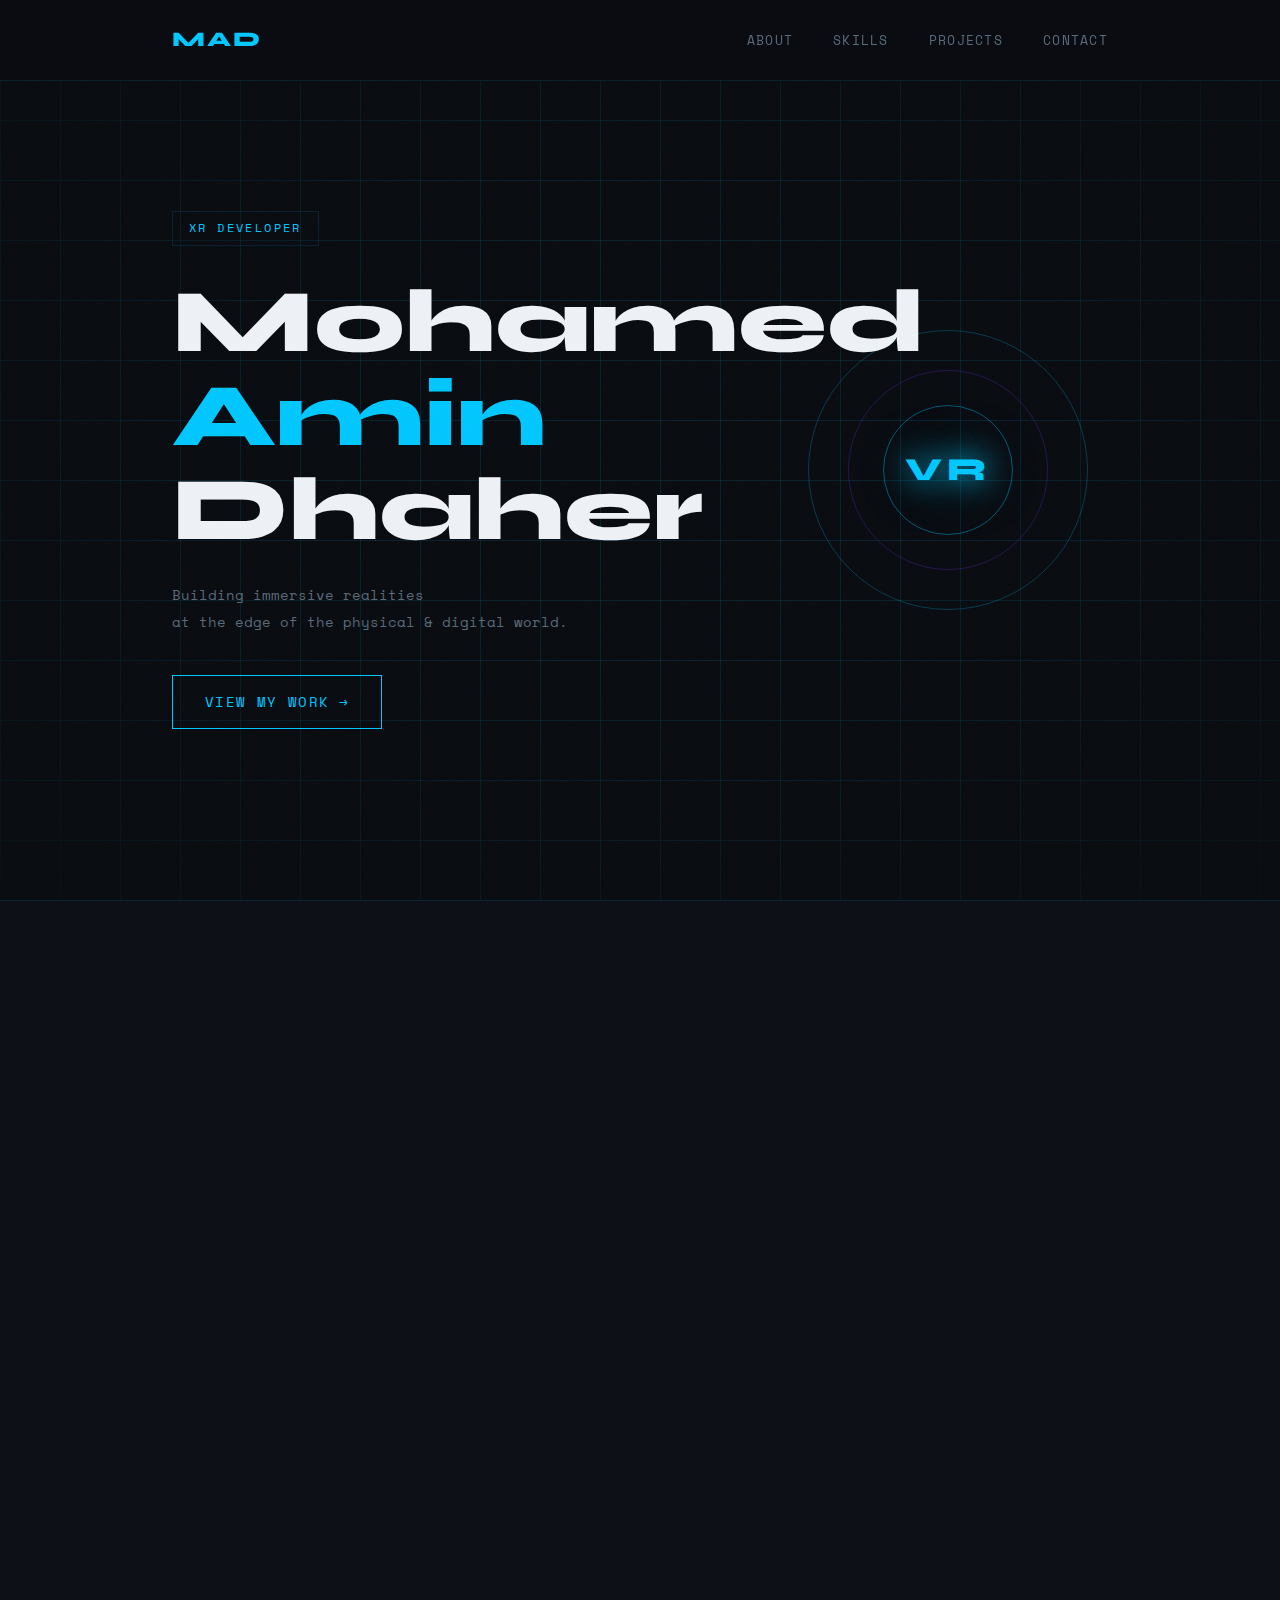
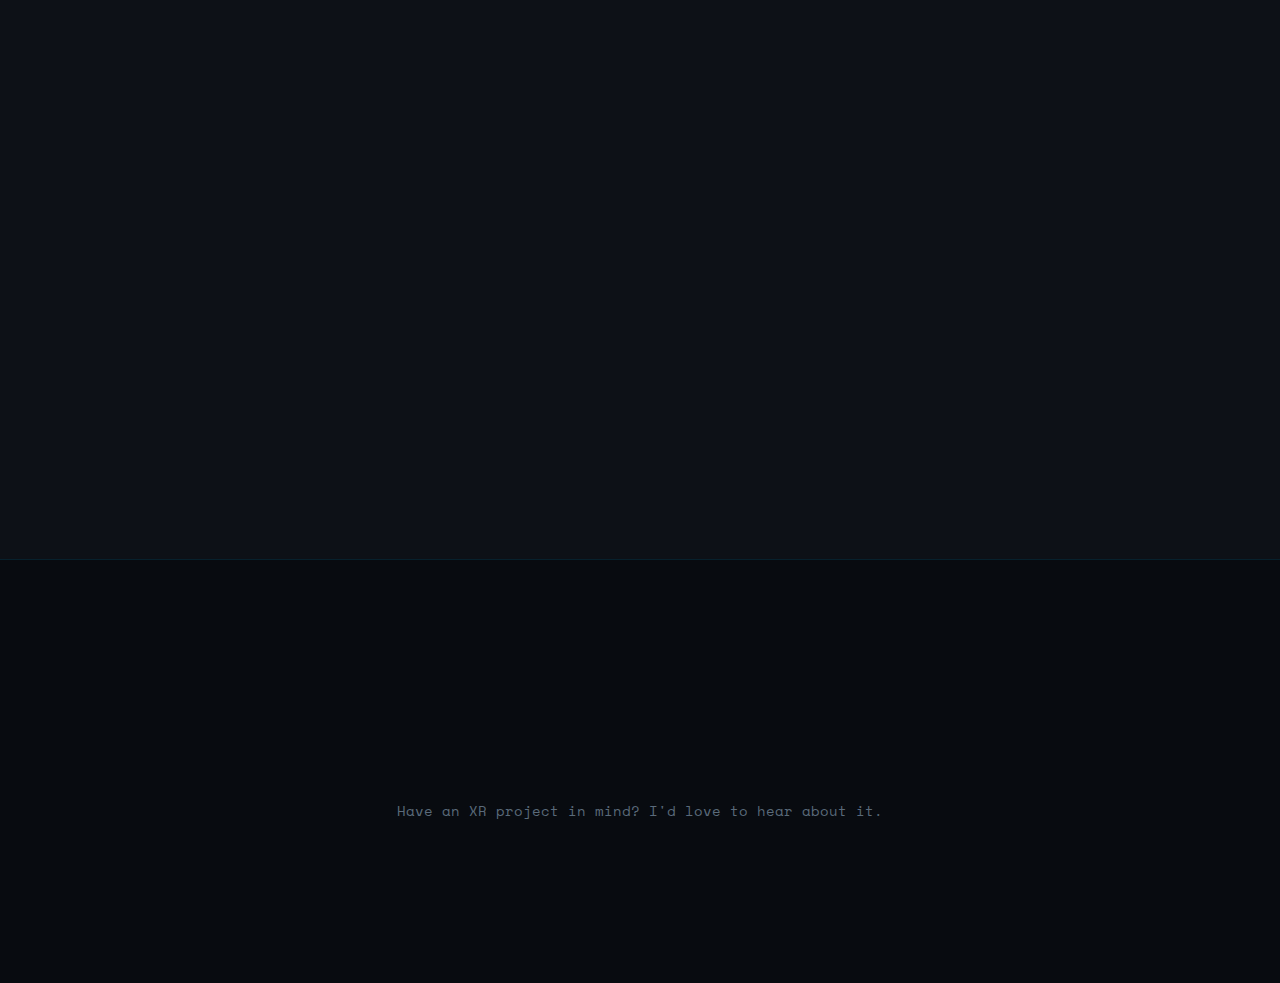
<file: index.html>
<!DOCTYPE html>
<html lang="en">
<head>
  <meta charset="UTF-8" />
  <meta name="viewport" content="width=device-width, initial-scale=1.0" />
  <title>Mohamed Amin Dhaher — XR Developer</title>
  <link rel="preconnect" href="https://fonts.googleapis.com">
  <link href="https://fonts.googleapis.com/css2?family=Syne:wght@400;700;800&family=Space+Mono:ital,wght@0,400;0,700;1,400&display=swap" rel="stylesheet">
  <style>
    :root {
      --bg:        #080b10;
      --bg2:       #0d1117;
      --border:    rgba(0, 200, 255, 0.12);
      --accent:    #00c8ff;
      --accent2:   #7b2fff;
      --text:      #c9d4e0;
      --text-dim:  #5a6a7a;
      --white:     #eef2f7;
      --font-head: 'Syne', sans-serif;
      --font-mono: 'Space Mono', monospace;
    }
    *, *::before, *::after { box-sizing: border-box; margin: 0; padding: 0; }
    html { scroll-behavior: smooth; }
    body {
      background: var(--bg);
      color: var(--text);
      font-family: var(--font-mono);
      font-size: 15px;
      line-height: 1.7;
      overflow-x: hidden;
      cursor: url("data:image/svg+xml,%3Csvg xmlns='http://www.w3.org/2000/svg' width='12' height='12' viewBox='0 0 12 12'%3E%3Ccircle cx='6' cy='6' r='4' fill='%2300c8ff'/%3E%3C/svg%3E") 6 6, auto !important;
    }
    a, button, .skill-logo-card, .project-card {
      cursor: url("data:image/svg+xml,%3Csvg xmlns='http://www.w3.org/2000/svg' width='12' height='12' viewBox='0 0 12 12'%3E%3Ccircle cx='6' cy='6' r='4' fill='%2300c8ff'/%3E%3C/svg%3E") 6 6, pointer !important;
    }
    .container { max-width: 1000px; margin: 0 auto; padding: 0 2rem; }
    .noise {
      position: fixed; inset: 0; z-index: 999;
      pointer-events: none; opacity: 0.03;
      background-image: url("data:image/svg+xml,%3Csvg viewBox='0 0 256 256' xmlns='http://www.w3.org/2000/svg'%3E%3Cfilter id='noise'%3E%3CfeTurbulence type='fractalNoise' baseFrequency='0.9' numOctaves='4' stitchTiles='stitch'/%3E%3C/filter%3E%3Crect width='100%25' height='100%25' filter='url(%23noise)'/%3E%3C/svg%3E");
      background-size: 200px;
    }
    #cursor {
      position: fixed; width: 36px; height: 36px;
      border: 1.5px solid var(--accent); border-radius: 50%;
      pointer-events: none; z-index: 99999; opacity: 0;
      transform: translate(-50%, -50%);
      transition: width 0.2s, height 0.2s, border-color 0.2s, background 0.2s, opacity 0.3s;
      top: 0; left: 0;
    }
    #cursor.expand { width: 60px; height: 60px; background: rgba(0,200,255,0.06); border-color: var(--accent2); }
    #cursor-dot {
      position: fixed; width: 5px; height: 5px;
      background: var(--accent); border-radius: 50%;
      pointer-events: none; z-index: 99999; opacity: 0;
      transform: translate(-50%, -50%); top: 0; left: 0;
      box-shadow: 0 0 6px var(--accent);
    }
    nav {
      position: fixed; top: 0; left: 0; right: 0; z-index: 100;
      background: rgba(8,11,16,0.85);
      backdrop-filter: blur(14px);
      border-bottom: 1px solid var(--border);
    }
    .nav-inner {
      max-width: 1000px; margin: 0 auto; padding: 1.4rem 2rem;
      display: flex; justify-content: space-between; align-items: center;
    }
    .nav-logo { font-family: var(--font-head); font-weight: 800; font-size: 1.3rem; color: var(--accent); letter-spacing: 0.1em; }
    .nav-links { list-style: none; display: flex; gap: 2.5rem; }
    .nav-links a { color: var(--text-dim); text-decoration: none; font-size: 0.8rem; letter-spacing: 0.1em; text-transform: uppercase; transition: color 0.2s; }
    .nav-links a:hover { color: var(--accent); }
    .hero { min-height: 100vh; padding: 120px 0 80px; position: relative; overflow: hidden; }
    .hero-inner {
      max-width: 1000px; margin: 0 auto; padding: 0 2rem;
      display: flex; align-items: center; justify-content: space-between;
      min-height: calc(100vh - 200px);
    }
    .hero-grid-lines {
      position: absolute; inset: 0;
      background-image: linear-gradient(var(--border) 1px, transparent 1px), linear-gradient(90deg, var(--border) 1px, transparent 1px);
      background-size: 60px 60px;
      mask-image: radial-gradient(ellipse 80% 80% at 50% 50%, black 30%, transparent 100%);
    }
    .hero-content { position: relative; z-index: 2; max-width: 560px; }
    .hero-tag {
      display: inline-block; font-size: 0.75rem; letter-spacing: 0.2em;
      text-transform: uppercase; color: var(--accent);
      border: 1px solid var(--border); padding: 0.4rem 1rem; margin-bottom: 1.8rem;
      animation: fadeUp 0.8s ease both;
    }
    .hero-name { font-family: var(--font-head); font-size: clamp(2.8rem, 7vw, 6rem); font-weight: 800; line-height: 1.05; color: var(--white); margin-bottom: 1.5rem; }
    .hero-name .line { display: block; animation: fadeUp 0.8s ease both; }
    .hero-name .line:nth-child(1) { animation-delay: 0.1s; }
    .hero-name .line:nth-child(2) { animation-delay: 0.2s; }
    .hero-name .line:nth-child(3) { animation-delay: 0.3s; }
    .accent { color: var(--accent); }
    .hero-sub { font-size: 0.9rem; color: var(--text-dim); margin-bottom: 2.5rem; line-height: 1.9; animation: fadeUp 0.8s 0.4s ease both; }
    .hero-visual { position: relative; width: 320px; height: 320px; flex-shrink: 0; display: flex; align-items: center; justify-content: center; }
    .xr-ring { position: absolute; border-radius: 50%; border: 1px solid var(--accent); opacity: 0.25; animation: spin linear infinite; }
    .ring1 { width: 280px; height: 280px; animation-duration: 18s; }
    .ring2 { width: 200px; height: 200px; animation-duration: 12s; animation-direction: reverse; border-color: var(--accent2); }
    .ring3 { width: 130px; height: 130px; animation-duration: 7s; opacity: 0.4; }
    .xr-core { font-family: var(--font-head); font-size: 2rem; font-weight: 800; color: var(--accent); text-shadow: 0 0 30px var(--accent), 0 0 60px rgba(0,200,255,0.4); z-index: 2; letter-spacing: 0.15em; }
    .cta-btn {
      display: inline-flex; align-items: center; gap: 0.6rem;
      padding: 0.9rem 2rem; background: transparent;
      border: 1px solid var(--accent); color: var(--accent);
      font-family: var(--font-mono); font-size: 0.85rem;
      letter-spacing: 0.1em; text-decoration: none; text-transform: uppercase;
      transition: background 0.25s, color 0.25s, box-shadow 0.25s;
      animation: fadeUp 0.8s 0.5s ease both;
    }
    .cta-btn:hover { background: var(--accent); color: var(--bg); box-shadow: 0 0 30px rgba(0,200,255,0.3); }
    .arrow { transition: transform 0.2s; }
    .cta-btn:hover .arrow { transform: translateX(4px); }
    section { padding: 100px 0; }
    section h2 { font-family: var(--font-head); font-size: clamp(1.8rem, 4vw, 3rem); font-weight: 800; color: var(--white); margin-bottom: 3rem; line-height: 1.2; }
    .about { background: var(--bg2); border-top: 1px solid var(--border); border-bottom: 1px solid var(--border); }
    .about-grid { display: grid; grid-template-columns: 1fr 1fr; gap: 5rem; align-items: start; }
    .about-text p { color: var(--text-dim); margin-bottom: 1.2rem; font-size: 0.9rem; }
    .about-stats { display: flex; flex-direction: column; gap: 2.5rem; padding-top: 1rem; }
    .stat { border-left: 2px solid var(--accent); padding-left: 1.5rem; }
    .stat-number { font-family: var(--font-head); font-size: 3.5rem; font-weight: 800; color: var(--white); line-height: 1; }
    .stat-plus { font-size: 2rem; color: var(--accent); font-weight: 700; }
    .stat-label { display: block; font-size: 0.75rem; letter-spacing: 0.15em; text-transform: uppercase; color: var(--text-dim); margin-top: 0.3rem; }
    .skills { background: var(--bg); }
    .skills-visual-grid {
      display: grid;
      grid-template-columns: repeat(auto-fit, minmax(110px, 1fr));
      gap: 3rem 2rem;
      justify-items: center;
      padding: 2rem 0;
    }
    .skill-logo-card {
      display: flex;
      flex-direction: column;
      align-items: center;
      gap: 1rem;
      transition: transform 0.3s;
    }
    .skill-logo-card:hover { transform: translateY(-8px); }
    .skill-logo-card img {
      width: 70px;
      height: 70px;
      object-fit: contain;
      filter: grayscale(100%) opacity(0.6);
      transition: filter 0.3s;
    }
    .skill-logo-card:hover img { filter: grayscale(0%) opacity(1); }
    .skill-logo-card span {
      font-size: 0.8rem;
      color: var(--text-dim);
      text-align: center;
      transition: color 0.3s;
    }
    .skill-logo-card:hover span { color: var(--accent); }
    .projects { background: var(--bg2); border-top: 1px solid var(--border); }
    .projects-grid { display: grid; grid-template-columns: repeat(3, 1fr); gap: 1.5rem; }
    .project-card {
      position: relative; overflow: hidden;
      border: 1px solid var(--border); background: var(--bg);
      transition: border-color 0.3s, transform 0.3s, box-shadow 0.3s;
      display: block;
      text-decoration: none;
    }
    .project-card:hover { border-color: var(--accent); transform: translateY(-5px); box-shadow: 0 16px 40px rgba(0,200,255,0.12); }
    .project-img { width: 100%; aspect-ratio: 16/10; overflow: hidden; position: relative; background: var(--bg); }
    .project-img img { width: 100%; height: 100%; object-fit: cover; display: block; transition: transform 0.5s ease; }
    .project-card:hover .project-img img { transform: scale(1.06); }
    .project-img-placeholder {
      width: 100%; min-height: 160px; height: 100%;
      display: flex; align-items: center; justify-content: center;
      font-size: 0.65rem; color: var(--text-dim);
      letter-spacing: 0.15em; text-transform: uppercase;
      border-bottom: 1px dashed rgba(0,200,255,0.15);
    }
    .project-body { padding: 1.2rem 1.4rem 1.4rem; border-top: 1px solid var(--border); }
    .project-body h3 { font-family: var(--font-head); font-size: 1rem; font-weight: 700; color: var(--white); margin-bottom: 0.5rem; transition: color 0.2s; }
    .project-card:hover .project-body h3 { color: var(--accent); }
    .project-tags { display: flex; gap: 0.5rem; flex-wrap: wrap; margin-bottom: 0.8rem; }
    .project-tags span { font-size: 0.65rem; letter-spacing: 0.1em; text-transform: uppercase; border: 1px solid var(--border); padding: 0.15rem 0.6rem; color: var(--text-dim); }
    .project-cta { font-size: 0.75rem; letter-spacing: 0.1em; text-transform: uppercase; color: var(--accent); display: flex; align-items: center; gap: 0.4rem; transition: gap 0.2s; }
    .project-card:hover .project-cta { gap: 0.7rem; }
    .contact { text-align: center; background: var(--bg); border-top: 1px solid var(--border); padding-bottom: 120px; }
    .contact-sub { color: var(--text-dim); font-size: 0.9rem; margin-bottom: 2.5rem; margin-top: -1.5rem; }
    @keyframes fadeUp { from { opacity: 0; transform: translateY(20px); } to { opacity: 1; transform: translateY(0); } }
    @keyframes spin { from { transform: rotate(0deg); } to { transform: rotate(360deg); } }
    .reveal { opacity: 0; transform: translateY(30px); transition: opacity 0.6s ease, transform 0.6s ease; }
    .reveal.visible { opacity: 1; transform: translateY(0); }
    @media (max-width: 900px) {
      .hero-inner { flex-direction: column; text-align: center; gap: 3rem; min-height: unset; padding-top: 2rem; }
      .hero { padding-top: 130px; }
      .hero-content { max-width: 100%; }
      .hero-visual { width: 220px; height: 220px; }
      .ring1 { width: 200px; height: 200px; } .ring2 { width: 140px; height: 140px; } .ring3 { width: 90px; height: 90px; }
      .about-grid { grid-template-columns: 1fr; gap: 3rem; }
      .about-stats { flex-direction: row; flex-wrap: wrap; gap: 2rem; }
      .skills-visual-grid { grid-template-columns: repeat(auto-fit, minmax(90px, 1fr)); gap: 2.5rem 1.5rem; }
      .projects-grid { grid-template-columns: repeat(2, 1fr); }
    }
    @media (max-width: 560px) {
      .skills-visual-grid { grid-template-columns: repeat(3, 1fr); }
      .projects-grid { grid-template-columns: 1fr; }
      .nav-links { display: none; }
    }
  </style>
</head>
<body>
  <div id="cursor"></div>
  <div id="cursor-dot"></div>
  <div class="noise"></div>
  <nav>
    <div class="nav-inner">
      <span class="nav-logo">MAD</span>
      <ul class="nav-links">
        <li><a href="#about">About</a></li>
        <li><a href="#skills">Skills</a></li>
        <li><a href="#projects">Projects</a></li>
        <li><a href="#contact">Contact</a></li>
      </ul>
    </div>
  </nav>
  <section class="hero" id="home">
    <div class="hero-grid-lines"></div>
    <div class="hero-inner">
      <div class="hero-content">
        <div class="hero-tag">XR Developer</div>
        <h1 class="hero-name">
          <span class="line">Mohamed</span>
          <span class="line accent">Amin</span>
          <span class="line">Dhaher</span>
        </h1>
        <p class="hero-sub">Building immersive realities<br>at the edge of the physical &amp; digital world.</p>
        <a href="#projects" class="cta-btn">View My Work <span class="arrow">&#8594;</span></a>
      </div>
      <div class="hero-visual">
        <div class="xr-ring ring1"></div>
        <div class="xr-ring ring2"></div>
        <div class="xr-ring ring3"></div>
        <div class="xr-core">VR</div>
      </div>
    </div>
  </section>
  <section class="about" id="about">
    <div class="container">
      <div class="about-grid">
        <div class="about-text">
          <h2>Crafting the <span class="accent">next dimension</span> of experience.</h2>
          <p>I'm Mohamed Amin Dhaher, a passionate and versatile VR/AR Developer with extensive experience building immersive applications in Unity. Strong foundation in C#/C++, real-time graphics, and performance optimization. Proficient in Blender, shader development, and advanced Unity workflows for VR.</p>
        </div>
        <div class="about-stats">
          <div class="stat">
            <span class="stat-number" data-target="10">0</span><span class="stat-plus">+</span>
            <span class="stat-label">Unity Projects</span>
          </div>
          <div class="stat">
            <span class="stat-number" data-target="3">0</span><span class="stat-plus">+</span>
            <span class="stat-label">Years Experience</span>
          </div>
          <div class="stat">
            <span class="stat-number" data-target="5">0</span><span class="stat-plus">+</span>
            <span class="stat-label">Platforms</span>
          </div>
        </div>
      </div>
    </div>
  </section>
  <section class="skills" id="skills">
    <div class="container">
      <h2><span class="accent">Skills</span></h2>
      <div class="skills-visual-grid">
        <div class="skill-logo-card">
          <img src="assets/skills/unity.png" alt="Unity">
          <span>Unity</span>
        </div>
        <div class="skill-logo-card">
          <img src="assets/skills/arcore.png" alt="ARCore">
          <span>ARCore</span>
        </div>
        <div class="skill-logo-card">
          <img src="assets/skills/vuforia.png" alt="Vuforia">
          <span>Vuforia</span>
        </div>
        <div class="skill-logo-card">
          <img src="assets/skills/mapbox.png" alt="MapBox">
          <span>MapBox</span>
        </div>
        <div class="skill-logo-card">
          <img src="assets/skills/blender.png" alt="Blender">
          <span>Blender</span>
        </div>
        <div class="skill-logo-card">
          <img src="assets/skills/csharp.png" alt="C#">
          <span>C#</span>
        </div>
        <div class="skill-logo-card">
          <img src="assets/skills/xr-toolkit.png" alt="XR Toolkit">
          <span>XR Toolkit</span>
        </div>
      </div>
    </div>
  </section>
  <section class="projects" id="projects">
    <div class="container">
      <h2>Selected <span class="accent">Work</span></h2>
      <div class="projects-grid">
        <a href="projects/project1.html" class="project-card">
          <div class="project-img">
            <img src="images/project1.png" alt="VR Oil & Gas Training" onerror="this.parentElement.innerHTML='<div class=\'project-img-placeholder\'>Add Image</div>'">
          </div>
          <div class="project-body">
            <h3>VR Training &mdash; Oil &amp; Gas Drilling</h3>
            <div class="project-tags"><span>Unity</span><span>VR</span><span>C#</span><span>Industrial</span></div>
            <div class="project-cta">View Project &#8594;</div>
          </div>
        </a>
        <a href="projects/project2.html" class="project-card">
          <div class="project-img">
            <img src="images/project2.png" alt="Zarzis Smart Center VR Tour" onerror="this.parentElement.innerHTML='<div class=\'project-img-placeholder\'>Add Image</div>'">
          </div>
          <div class="project-body">
            <h3>Zarzis Smart Center &mdash; VR Tour</h3>
            <div class="project-tags"><span>Unity</span><span>VR</span><span>Blender</span><span>Lighting</span></div>
            <div class="project-cta">View Project &#8594;</div>
          </div>
        </a>
        <a href="projects/project3.html" class="project-card">
          <div class="project-img">
            <img src="images/project3.png" alt="Bot-Exam" onerror="this.parentElement.innerHTML='<div class=\'project-img-placeholder\'>Add Image</div>'">
          </div>
          <div class="project-body">
            <h3>Bot-Exam</h3>
            <div class="project-tags"><span>Unity</span><span>Mobile</span><span>C#</span><span>Education</span></div>
            <div class="project-cta">View Project &#8594;</div>
          </div>
        </a>
        <a href="projects/project4.html" class="project-card">
          <div class="project-img">
            <img src="images/project4.png" alt="Geo-Location MapBox App" onerror="this.parentElement.innerHTML='<div class=\'project-img-placeholder\'>Add Image</div>'">
          </div>
          <div class="project-body">
            <h3>Geo-Location Mobile App &mdash; MapBox SDK</h3>
            <div class="project-tags"><span>Unity</span><span>MapBox</span><span>Mobile</span><span>GPS</span></div>
            <div class="project-cta">View Project &#8594;</div>
          </div>
        </a>
        <a href="projects/project5.html" class="project-card">
          <div class="project-img">
            <img src="images/project5.png" alt="3D Material Strength Simulation" onerror="this.parentElement.innerHTML='<div class=\'project-img-placeholder\'>Add Image</div>'">
          </div>
          <div class="project-body">
            <h3>3D Material Strength Simulation</h3>
            <div class="project-tags"><span>Unity</span><span>Mobile</span><span>C#</span><span>Education</span></div>
            <div class="project-cta">View Project &#8594;</div>
          </div>
        </a>
        <a href="projects/project6.html" class="project-card">
          <div class="project-img">
            <img src="images/project6.png" alt="Quiz Game" onerror="this.parentElement.innerHTML='<div class=\'project-img-placeholder\'>Add Image</div>'">
          </div>
          <div class="project-body">
            <h3>Quiz Game &mdash; Educational</h3>
            <div class="project-tags"><span>Unity</span><span>Mobile</span><span>C#</span><span>Education</span></div>
            <div class="project-cta">View Project &#8594;</div>
          </div>
        </a>
        <a href="projects/project7.html" class="project-card">
          <div class="project-img">
            <img src="images/project7.png" alt="Surgical CAVE Application" onerror="this.parentElement.innerHTML='<div class=\'project-img-placeholder\'>Add Image</div>'">
          </div>
          <div class="project-body">
            <h3>Surgical Simulation &mdash; CAVE System</h3>
            <div class="project-tags"><span>Unity</span><span>CAVE</span><span>VR</span><span>Medical</span></div>
            <div class="project-cta">View Project &#8594;</div>
          </div>
        </a>
        <a href="projects/project8.html" class="project-card">
          <div class="project-img">
            <img src="images/project8.png" alt="Forward Kinematics" onerror="this.parentElement.innerHTML='<div class=\'project-img-placeholder\'>Add Image</div>'">
          </div>
          <div class="project-body">
            <h3>Forward Kinematics &mdash; Robotic Arm</h3>
            <div class="project-tags"><span>Unity</span><span>C#</span><span>Robotics</span><span>Simulation</span></div>
            <div class="project-cta">View Project &#8594;</div>
          </div>
        </a>
      </div>
    </div>
  </section>
  <section class="contact" id="contact">
    <div class="container">
      <h2>Let's build something <span class="accent">real.</span></h2>
      <p class="contact-sub">Have an XR project in mind? I'd love to hear about it.</p>
    </div>
  </section>
  <script>
    var cursor = document.getElementById('cursor');
    var dot = document.getElementById('cursor-dot');
    document.addEventListener('mousemove', function(e) {
      cursor.style.left = e.clientX + 'px'; cursor.style.top = e.clientY + 'px';
      dot.style.left = e.clientX + 'px'; dot.style.top = e.clientY + 'px';
      cursor.style.opacity = '1'; dot.style.opacity = '1';
    });
    document.querySelectorAll('a, .skill-logo-card, .project-card').forEach(function(el) {
      el.addEventListener('mouseenter', function() { cursor.classList.add('expand'); });
      el.addEventListener('mouseleave', function() { cursor.classList.remove('expand'); });
    });
    var revealEls = document.querySelectorAll('.skill-logo-card, .project-card, .stat, .about-text, h2');
    var observer = new IntersectionObserver(function(entries) {
      entries.forEach(function(e) { if (e.isIntersecting) e.target.classList.add('visible'); });
    }, { threshold: 0.1 });
    revealEls.forEach(function(el) { el.classList.add('reveal'); observer.observe(el); });
    var counters = document.querySelectorAll('.stat-number');
    var counterObserver = new IntersectionObserver(function(entries) {
      entries.forEach(function(e) {
        if (e.isIntersecting) {
          var target = parseInt(e.target.dataset.target);
          var count = 0; var step = Math.ceil(target / 30);
          var timer = setInterval(function() {
            count += step;
            if (count >= target) { count = target; clearInterval(timer); }
            e.target.textContent = count;
          }, 60);
          counterObserver.unobserve(e.target);
        }
      });
    }, { threshold: 0.5 });
    counters.forEach(function(c) { counterObserver.observe(c); });
  </script>
</body>
</html>
</file>
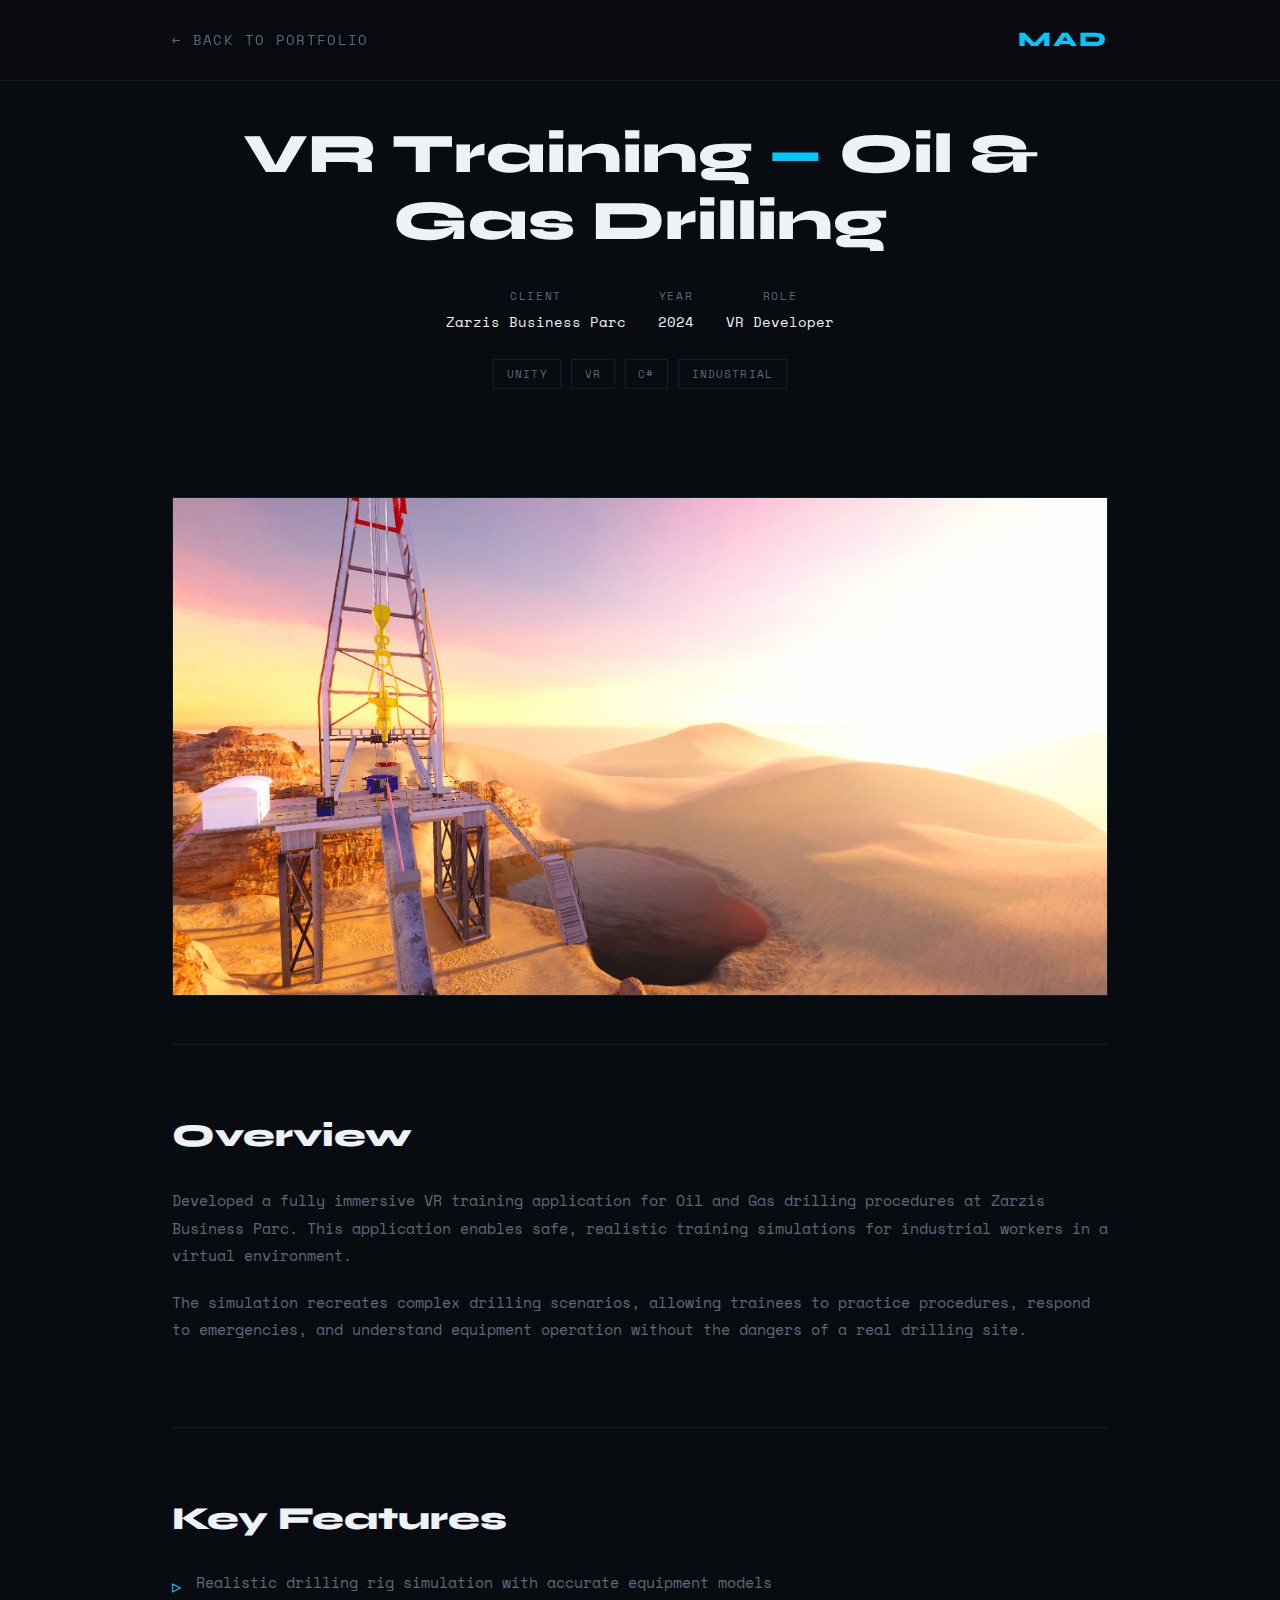
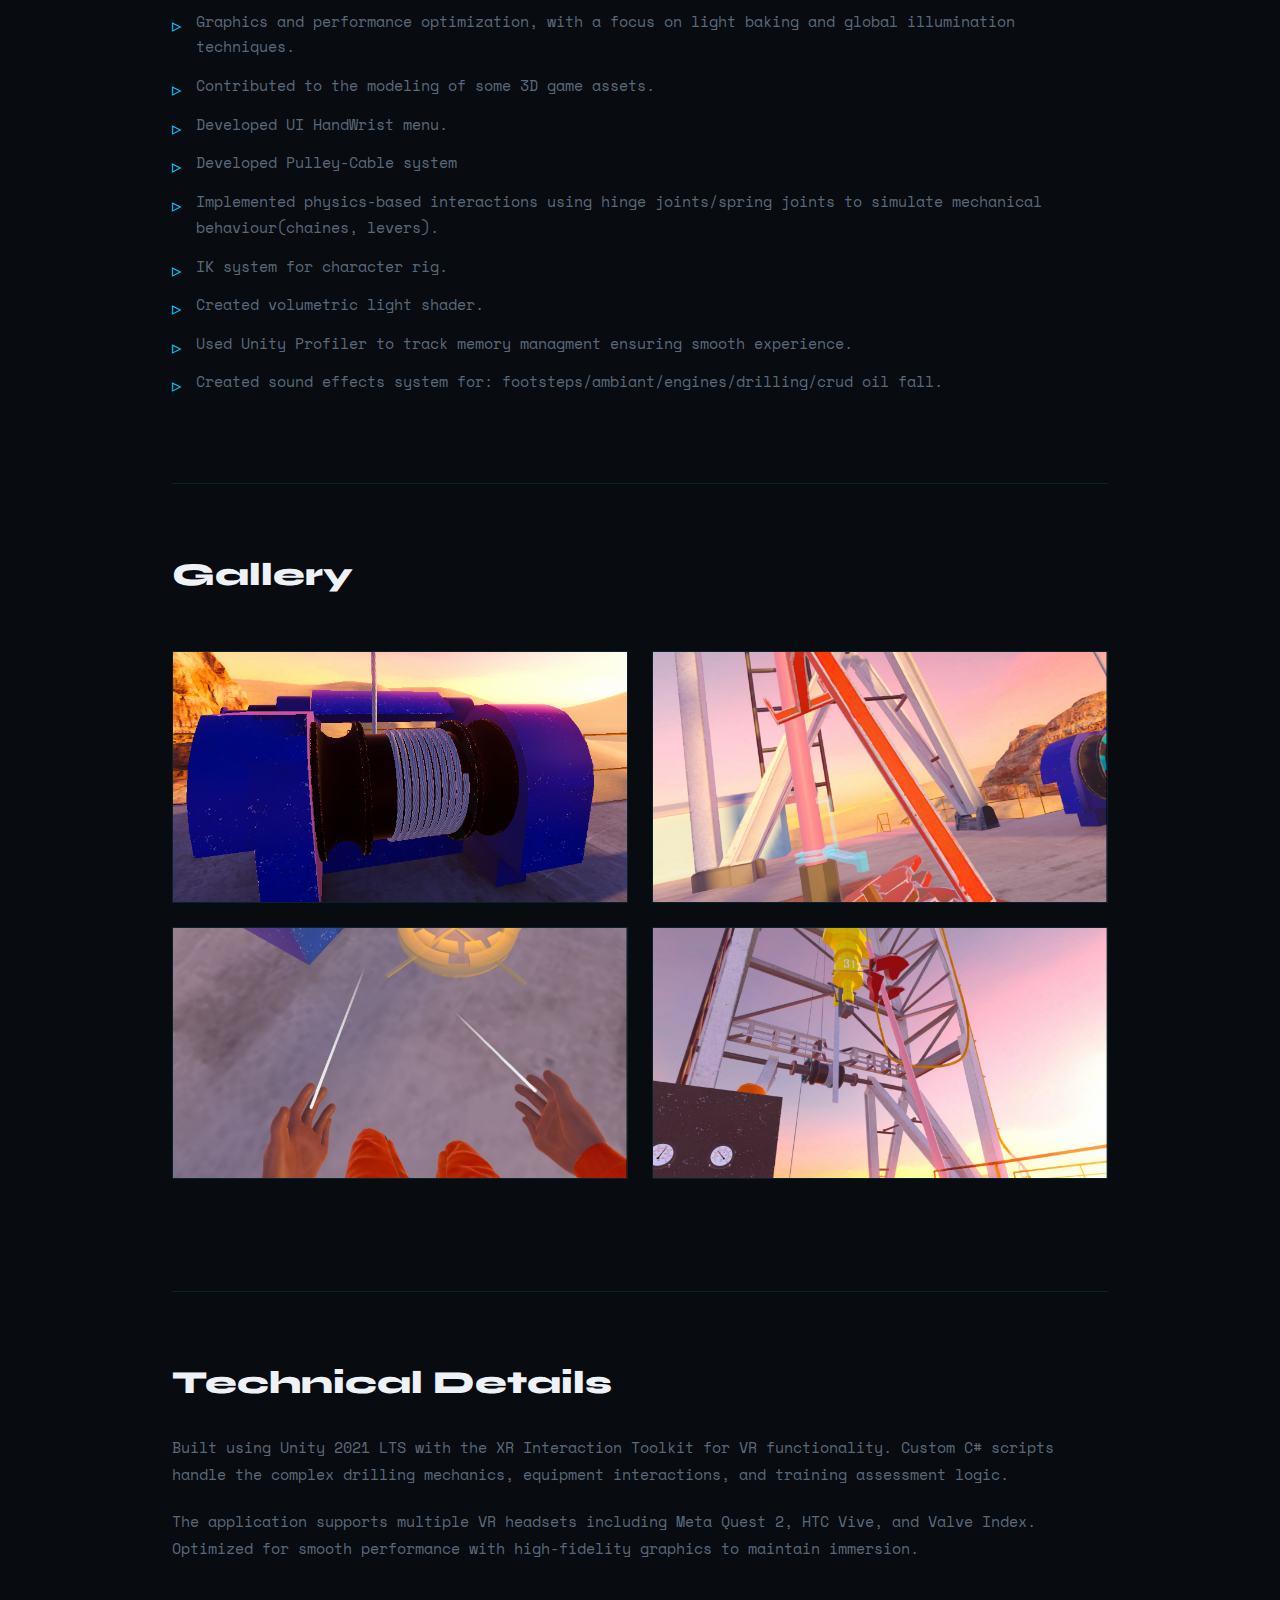
<file: projects/project1.html>
<!DOCTYPE html>
<html lang="en">
<head>
  <meta charset="UTF-8" />
  <meta name="viewport" content="width=device-width, initial-scale=1.0" />
  <title>VR Training — Oil & Gas Drilling | Mohamed Amin Dhaher</title>
  <link rel="preconnect" href="https://fonts.googleapis.com">
  <link href="https://fonts.googleapis.com/css2?family=Syne:wght@400;700;800&family=Space+Mono:ital,wght@0,400;0,700;1,400&display=swap" rel="stylesheet">
  <style>
    :root {
      --bg:        #080b10;
      --bg2:       #0d1117;
      --border:    rgba(0, 200, 255, 0.12);
      --accent:    #00c8ff;
      --accent2:   #7b2fff;
      --text:      #c9d4e0;
      --text-dim:  #5a6a7a;
      --white:     #eef2f7;
      --font-head: 'Syne', sans-serif;
      --font-mono: 'Space Mono', monospace;
    }
    *, *::before, *::after { box-sizing: border-box; margin: 0; padding: 0; }
    html { scroll-behavior: smooth; }
    body {
      background: var(--bg);
      color: var(--text);
      font-family: var(--font-mono);
      font-size: 15px;
      line-height: 1.7;
      overflow-x: hidden;
      cursor: url("data:image/svg+xml,%3Csvg xmlns='http://www.w3.org/2000/svg' width='12' height='12' viewBox='0 0 12 12'%3E%3Ccircle cx='6' cy='6' r='4' fill='%2300c8ff'/%3E%3C/svg%3E") 6 6, auto !important;
    }
    a, button {
      cursor: url("data:image/svg+xml,%3Csvg xmlns='http://www.w3.org/2000/svg' width='12' height='12' viewBox='0 0 12 12'%3E%3Ccircle cx='6' cy='6' r='4' fill='%2300c8ff'/%3E%3C/svg%3E") 6 6, pointer !important;
    }
    .container { max-width: 1000px; margin: 0 auto; padding: 0 2rem; }
    
    /* NAV */
    nav {
      position: fixed; top: 0; left: 0; right: 0; z-index: 100;
      background: rgba(8,11,16,0.95);
      backdrop-filter: blur(14px);
      border-bottom: 1px solid var(--border);
    }
    .nav-inner {
      max-width: 1000px; margin: 0 auto; padding: 1.4rem 2rem;
      display: flex; justify-content: space-between; align-items: center;
    }
    .back-link {
      color: var(--text-dim);
      text-decoration: none;
      font-size: 0.85rem;
      letter-spacing: 0.1em;
      text-transform: uppercase;
      transition: color 0.2s;
      display: flex;
      align-items: center;
      gap: 0.5rem;
    }
    .back-link:hover { color: var(--accent); }
    .nav-logo { font-family: var(--font-head); font-weight: 800; font-size: 1.3rem; color: var(--accent); letter-spacing: 0.1em; }

    /* PROJECT HEADER */
    .project-header {
      padding: 120px 0 60px;
      text-align: center;
    }
    .project-header h1 {
      font-family: var(--font-head);
      font-size: clamp(2rem, 5vw, 3.5rem);
      font-weight: 800;
      color: var(--white);
      margin-bottom: 1rem;
      line-height: 1.2;
    }
    .accent { color: var(--accent); }
    .project-meta {
      display: flex;
      justify-content: center;
      gap: 2rem;
      margin-top: 2rem;
      flex-wrap: wrap;
    }
    .meta-item {
      display: flex;
      flex-direction: column;
      align-items: center;
      gap: 0.3rem;
    }
    .meta-label {
      font-size: 0.7rem;
      letter-spacing: 0.15em;
      text-transform: uppercase;
      color: var(--text-dim);
    }
    .meta-value {
      font-size: 0.9rem;
      color: var(--white);
    }
    .project-tags {
      display: flex;
      justify-content: center;
      gap: 0.6rem;
      margin-top: 1.5rem;
      flex-wrap: wrap;
    }
    .project-tags span {
      font-size: 0.7rem;
      letter-spacing: 0.1em;
      text-transform: uppercase;
      border: 1px solid var(--border);
      padding: 0.3rem 0.8rem;
      color: var(--text-dim);
    }

    /* HERO IMAGE */
    .hero-image {
      width: 100%;
      margin: 3rem 0;
      border: 1px solid var(--border);
      overflow: hidden;
    }
    .hero-image img {
      width: 100%;
      height: auto;
      display: block;
    }

    /* CONTENT SECTIONS */
    .content-section {
      padding: 4rem 0;
      border-top: 1px solid var(--border);
    }
    .content-section h2 {
      font-family: var(--font-head);
      font-size: clamp(1.5rem, 3vw, 2rem);
      font-weight: 800;
      color: var(--white);
      margin-bottom: 1.5rem;
    }
    .content-section p {
      color: var(--text-dim);
      margin-bottom: 1.2rem;
      font-size: 0.95rem;
      line-height: 1.8;
    }
    .content-section ul {
      list-style: none;
      margin-bottom: 1.5rem;
    }
    .content-section ul li {
      color: var(--text-dim);
      padding-left: 1.5rem;
      margin-bottom: 0.8rem;
      position: relative;
      font-size: 0.95rem;
    }
    .content-section ul li::before {
      content: '▹';
      position: absolute;
      left: 0;
      color: var(--accent);
      font-size: 1.2rem;
    }

    /* IMAGE GALLERY */
    .gallery {
      display: grid;
      grid-template-columns: repeat(auto-fit, minmax(300px, 1fr));
      gap: 1.5rem;
      margin: 3rem 0;
    }
    .gallery-item {
      border: 1px solid var(--border);
      overflow: hidden;
      transition: border-color 0.3s;
    }
    .gallery-item:hover {
      border-color: var(--accent);
    }
    .gallery-item img {
      width: 100%;
      height: 250px;
      object-fit: cover;
      display: block;
      transition: transform 0.4s;
    }
    .gallery-item:hover img {
      transform: scale(1.05);
    }

    /* RESPONSIVE */
    @media (max-width: 768px) {
      .project-meta { flex-direction: column; gap: 1rem; }
      .gallery { grid-template-columns: 1fr; }
    }
  </style>
</head>
<body>

  <nav>
    <div class="nav-inner">
      <a href="../index.html" class="back-link">← Back to Portfolio</a>
      <span class="nav-logo">MAD</span>
    </div>
  </nav>

  <div class="container">
    
    <div class="project-header">
      <h1>VR Training <span class="accent">—</span> Oil & Gas Drilling</h1>
      
      <div class="project-meta">
        <div class="meta-item">
          <span class="meta-label">Client</span>
          <span class="meta-value">Zarzis Business Parc</span>
        </div>
        <div class="meta-item">
          <span class="meta-label">Year</span>
          <span class="meta-value">2024</span>
        </div>
        <div class="meta-item">
          <span class="meta-label">Role</span>
          <span class="meta-value">VR Developer</span>
        </div>
      </div>

      <div class="project-tags">
        <span>Unity</span>
        <span>VR</span>
        <span>C#</span>
        <span>Industrial</span>
      </div>
    </div>

    <div class="hero-image">
      <img src="../images/project1.png" alt="VR Oil & Gas Training">
    </div>

    <div class="content-section">
      <h2>Overview</h2>
      <p>Developed a fully immersive VR training application for Oil and Gas drilling procedures at Zarzis Business Parc. This application enables safe, realistic training simulations for industrial workers in a virtual environment.</p>
      <p>The simulation recreates complex drilling scenarios, allowing trainees to practice procedures, respond to emergencies, and understand equipment operation without the dangers of a real drilling site.</p>
    </div>

    <div class="content-section">
      <h2>Key Features</h2>
      <ul>
        <li>Realistic drilling rig simulation with accurate equipment models</li>
        <li>Graphics and performance optimization, with a focus on light baking and global illumination techniques.</li>
        <li>Contributed to the modeling of some 3D game assets.</li>
        <li>Developed UI HandWrist menu.</li>
        <li>Developed Pulley-Cable system</li>
        <li>Implemented physics-based interactions using hinge joints/spring joints to simulate mechanical behaviour(chaines, levers).</li>
        <li>IK system for character rig.</li>
        <li>Created volumetric light shader.</li>
        <li>Used Unity Profiler to track memory managment ensuring smooth experience.</li>
        <li>Created sound effects system for: footsteps/ambiant/engines/drilling/crud oil fall.</li>
      </ul>
    </div>

    <div class="content-section">
      <h2>Gallery</h2>
      <div class="gallery">
        <div class="gallery-item">
          <img src="../images/project1-1.png" alt="Training Scene 1">
        </div>
        <div class="gallery-item">
          <img src="../images/project1-2.png" alt="Training Scene 2">
        </div>
        <div class="gallery-item">
          <img src="../images/project1-3.png" alt="Training Scene 3">
        </div>
        <div class="gallery-item">
          <img src="../images/project1-4.png" alt="Training Scene 4">
        </div>
      </div>
    </div>

    <div class="content-section">
      <h2>Technical Details</h2>
      <p>Built using Unity 2021 LTS with the XR Interaction Toolkit for VR functionality. Custom C# scripts handle the complex drilling mechanics, equipment interactions, and training assessment logic.</p>
      <p>The application supports multiple VR headsets including Meta Quest 2, HTC Vive, and Valve Index. Optimized for smooth performance with high-fidelity graphics to maintain immersion.</p>
    </div>

  </div>

</body>
</html>
</file>
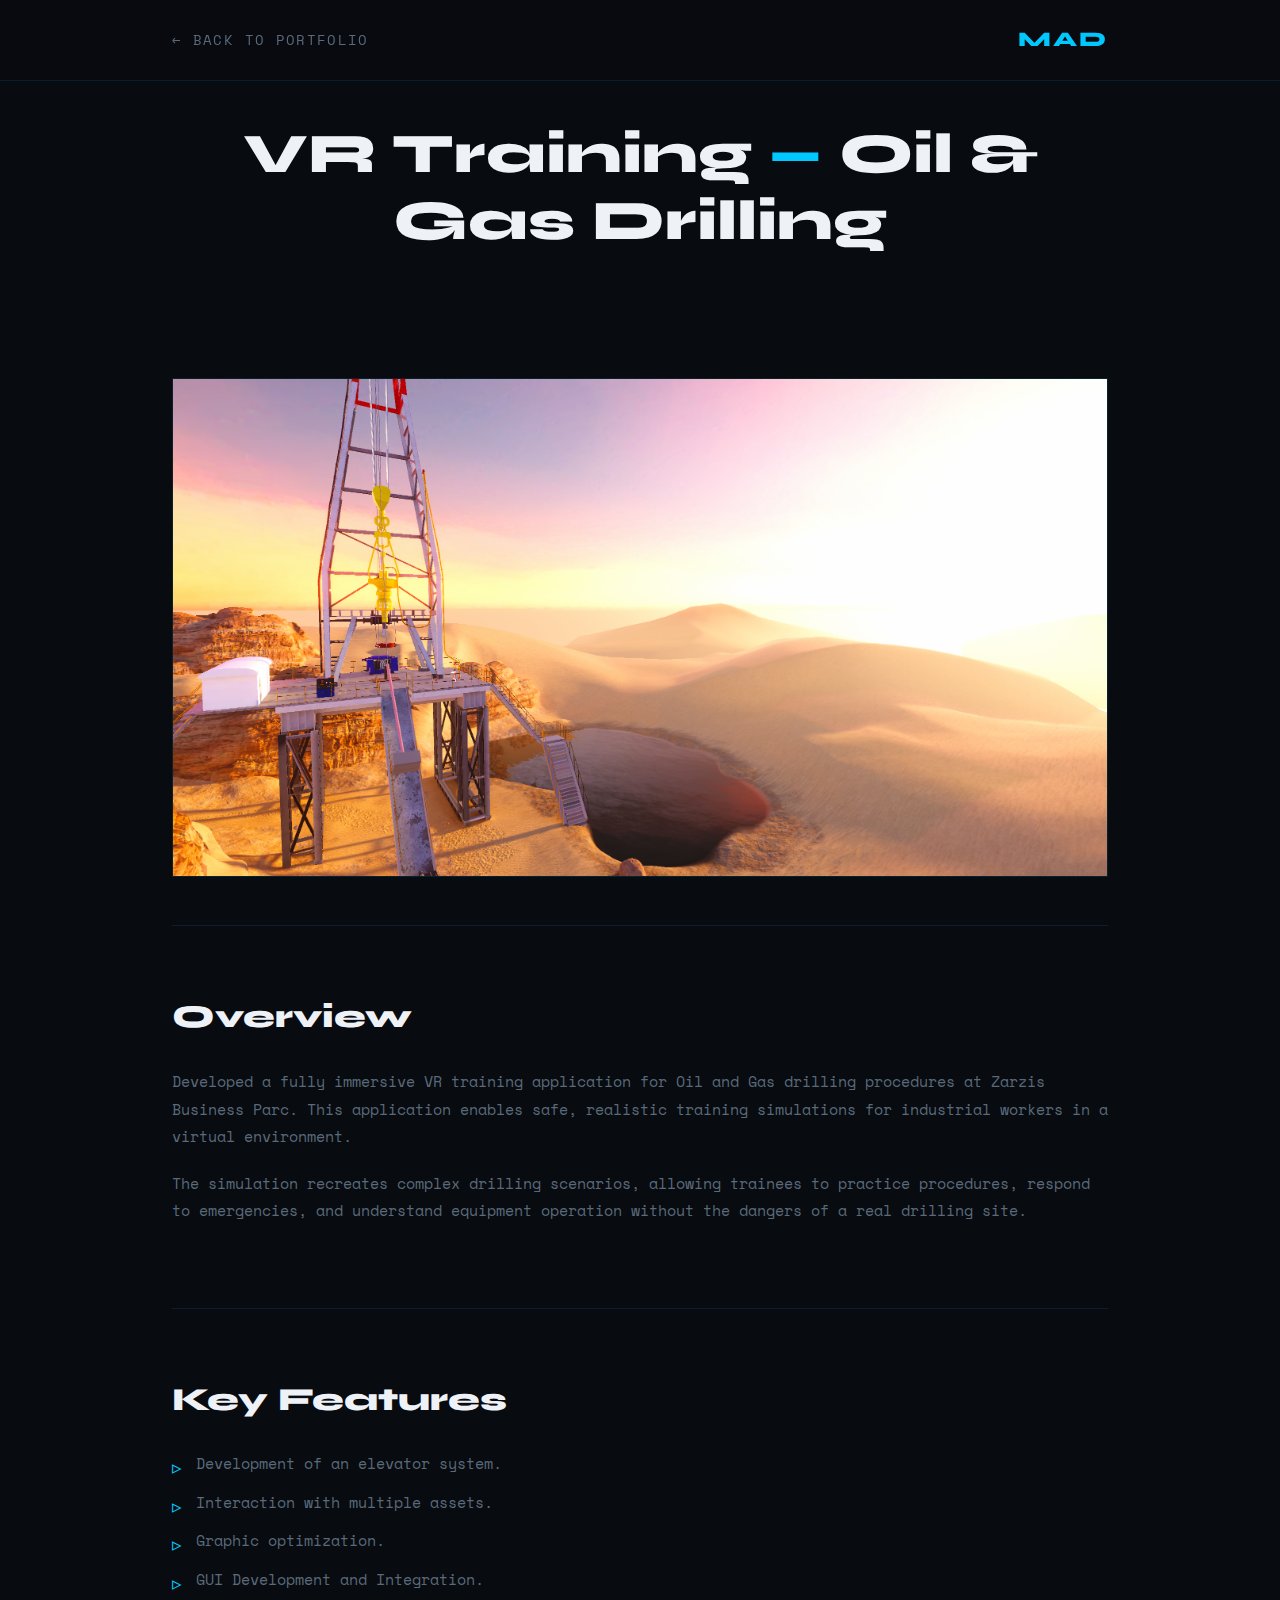
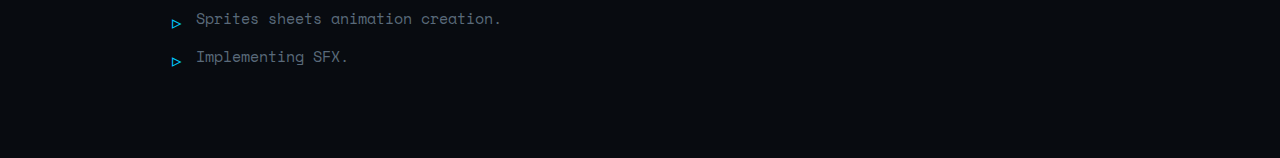
<file: projects/project2.html>
<!DOCTYPE html>
<html lang="en">
<head>
  <meta charset="UTF-8" />
  <meta name="viewport" content="width=device-width, initial-scale=1.0" />
  <title>Zarsis Smart Center — VR Tour | Mohamed Amin Dhaher</title>
  <link rel="preconnect" href="https://fonts.googleapis.com">
  <link href="https://fonts.googleapis.com/css2?family=Syne:wght@400;700;800&family=Space+Mono:ital,wght@0,400;0,700;1,400&display=swap" rel="stylesheet">
  <style>
    :root {
      --bg:        #080b10;
      --bg2:       #0d1117;
      --border:    rgba(0, 200, 255, 0.12);
      --accent:    #00c8ff;
      --accent2:   #7b2fff;
      --text:      #c9d4e0;
      --text-dim:  #5a6a7a;
      --white:     #eef2f7;
      --font-head: 'Syne', sans-serif;
      --font-mono: 'Space Mono', monospace;
    }
    *, *::before, *::after { box-sizing: border-box; margin: 0; padding: 0; }
    html { scroll-behavior: smooth; }
    body {
      background: var(--bg);
      color: var(--text);
      font-family: var(--font-mono);
      font-size: 15px;
      line-height: 1.7;
      overflow-x: hidden;
      cursor: url("data:image/svg+xml,%3Csvg xmlns='http://www.w3.org/2000/svg' width='12' height='12' viewBox='0 0 12 12'%3E%3Ccircle cx='6' cy='6' r='4' fill='%2300c8ff'/%3E%3C/svg%3E") 6 6, auto !important;
    }
    a, button {
      cursor: url("data:image/svg+xml,%3Csvg xmlns='http://www.w3.org/2000/svg' width='12' height='12' viewBox='0 0 12 12'%3E%3Ccircle cx='6' cy='6' r='4' fill='%2300c8ff'/%3E%3C/svg%3E") 6 6, pointer !important;
    }
    .container { max-width: 1000px; margin: 0 auto; padding: 0 2rem; }
    
    /* NAV */
    nav {
      position: fixed; top: 0; left: 0; right: 0; z-index: 100;
      background: rgba(8,11,16,0.95);
      backdrop-filter: blur(14px);
      border-bottom: 1px solid var(--border);
    }
    .nav-inner {
      max-width: 1000px; margin: 0 auto; padding: 1.4rem 2rem;
      display: flex; justify-content: space-between; align-items: center;
    }
    .back-link {
      color: var(--text-dim);
      text-decoration: none;
      font-size: 0.85rem;
      letter-spacing: 0.1em;
      text-transform: uppercase;
      transition: color 0.2s;
      display: flex;
      align-items: center;
      gap: 0.5rem;
    }
    .back-link:hover { color: var(--accent); }
    .nav-logo { font-family: var(--font-head); font-weight: 800; font-size: 1.3rem; color: var(--accent); letter-spacing: 0.1em; }

    /* PROJECT HEADER */
    .project-header {
      padding: 120px 0 60px;
      text-align: center;
    }
    .project-header h1 {
      font-family: var(--font-head);
      font-size: clamp(2rem, 5vw, 3.5rem);
      font-weight: 800;
      color: var(--white);
      margin-bottom: 1rem;
      line-height: 1.2;
    }
    .accent { color: var(--accent); }

    /* HERO IMAGE */
    .hero-image {
      width: 100%;
      margin: 3rem 0;
      border: 1px solid var(--border);
      overflow: hidden;
    }
    .hero-image img {
      width: 100%;
      height: auto;
      display: block;
    }

    /* CONTENT SECTIONS */
    .content-section {
      padding: 4rem 0;
      border-top: 1px solid var(--border);
    }
    .content-section h2 {
      font-family: var(--font-head);
      font-size: clamp(1.5rem, 3vw, 2rem);
      font-weight: 800;
      color: var(--white);
      margin-bottom: 1.5rem;
    }
    .content-section p {
      color: var(--text-dim);
      margin-bottom: 1.2rem;
      font-size: 0.95rem;
      line-height: 1.8;
    }
    .content-section ul {
      list-style: none;
      margin-bottom: 1.5rem;
    }
    .content-section ul li {
      color: var(--text-dim);
      padding-left: 1.5rem;
      margin-bottom: 0.8rem;
      position: relative;
      font-size: 0.95rem;
    }
    .content-section ul li::before {
      content: '▹';
      position: absolute;
      left: 0;
      color: var(--accent);
      font-size: 1.2rem;
    }

    /* IMAGE GALLERY */
    .gallery {
      display: grid;
      grid-template-columns: repeat(auto-fit, minmax(300px, 1fr));
      gap: 1.5rem;
      margin: 3rem 0;
    }
    .gallery-item {
      border: 1px solid var(--border);
      overflow: hidden;
      transition: border-color 0.3s;
    }
    .gallery-item:hover {
      border-color: var(--accent);
    }
    .gallery-item img {
      width: 100%;
      height: 250px;
      object-fit: cover;
      display: block;
      transition: transform 0.4s;
    }
    .gallery-item:hover img {
      transform: scale(1.05);
    }

    /* RESPONSIVE */
    @media (max-width: 768px) {
      .gallery { grid-template-columns: 1fr; }
    }
  </style>
</head>
<body>

  <nav>
    <div class="nav-inner">
      <a href="../index.html" class="back-link">← Back to Portfolio</a>
      <span class="nav-logo">MAD</span>
    </div>
  </nav>

  <div class="container">
    
    <div class="project-header">
      <h1>VR Training <span class="accent">—</span> Oil & Gas Drilling</h1>
    </div>

    <div class="hero-image">
      <img src="../images/project1.png" alt="VR Oil & Gas Training">
    </div>

    <div class="content-section">
      <h2>Overview</h2>
      <p>Developed a fully immersive VR training application for Oil and Gas drilling procedures at Zarzis Business Parc. This application enables safe, realistic training simulations for industrial workers in a virtual environment.</p>
      <p>The simulation recreates complex drilling scenarios, allowing trainees to practice procedures, respond to emergencies, and understand equipment operation without the dangers of a real drilling site.</p>
    </div>

    <div class="content-section">
      <h2>Key Features</h2>
      <ul>
        <li>Development of an elevator system.</li>
        <li>Interaction with multiple assets.</li>
        <li>Graphic optimization.</li>
        <li>GUI Development and Integration.</li>
        <li>Sprites sheets animation creation.</li>
        <li>Implementing SFX.</li>
      </ul>
    </div>


  </div>

</body>
</html>
</file>
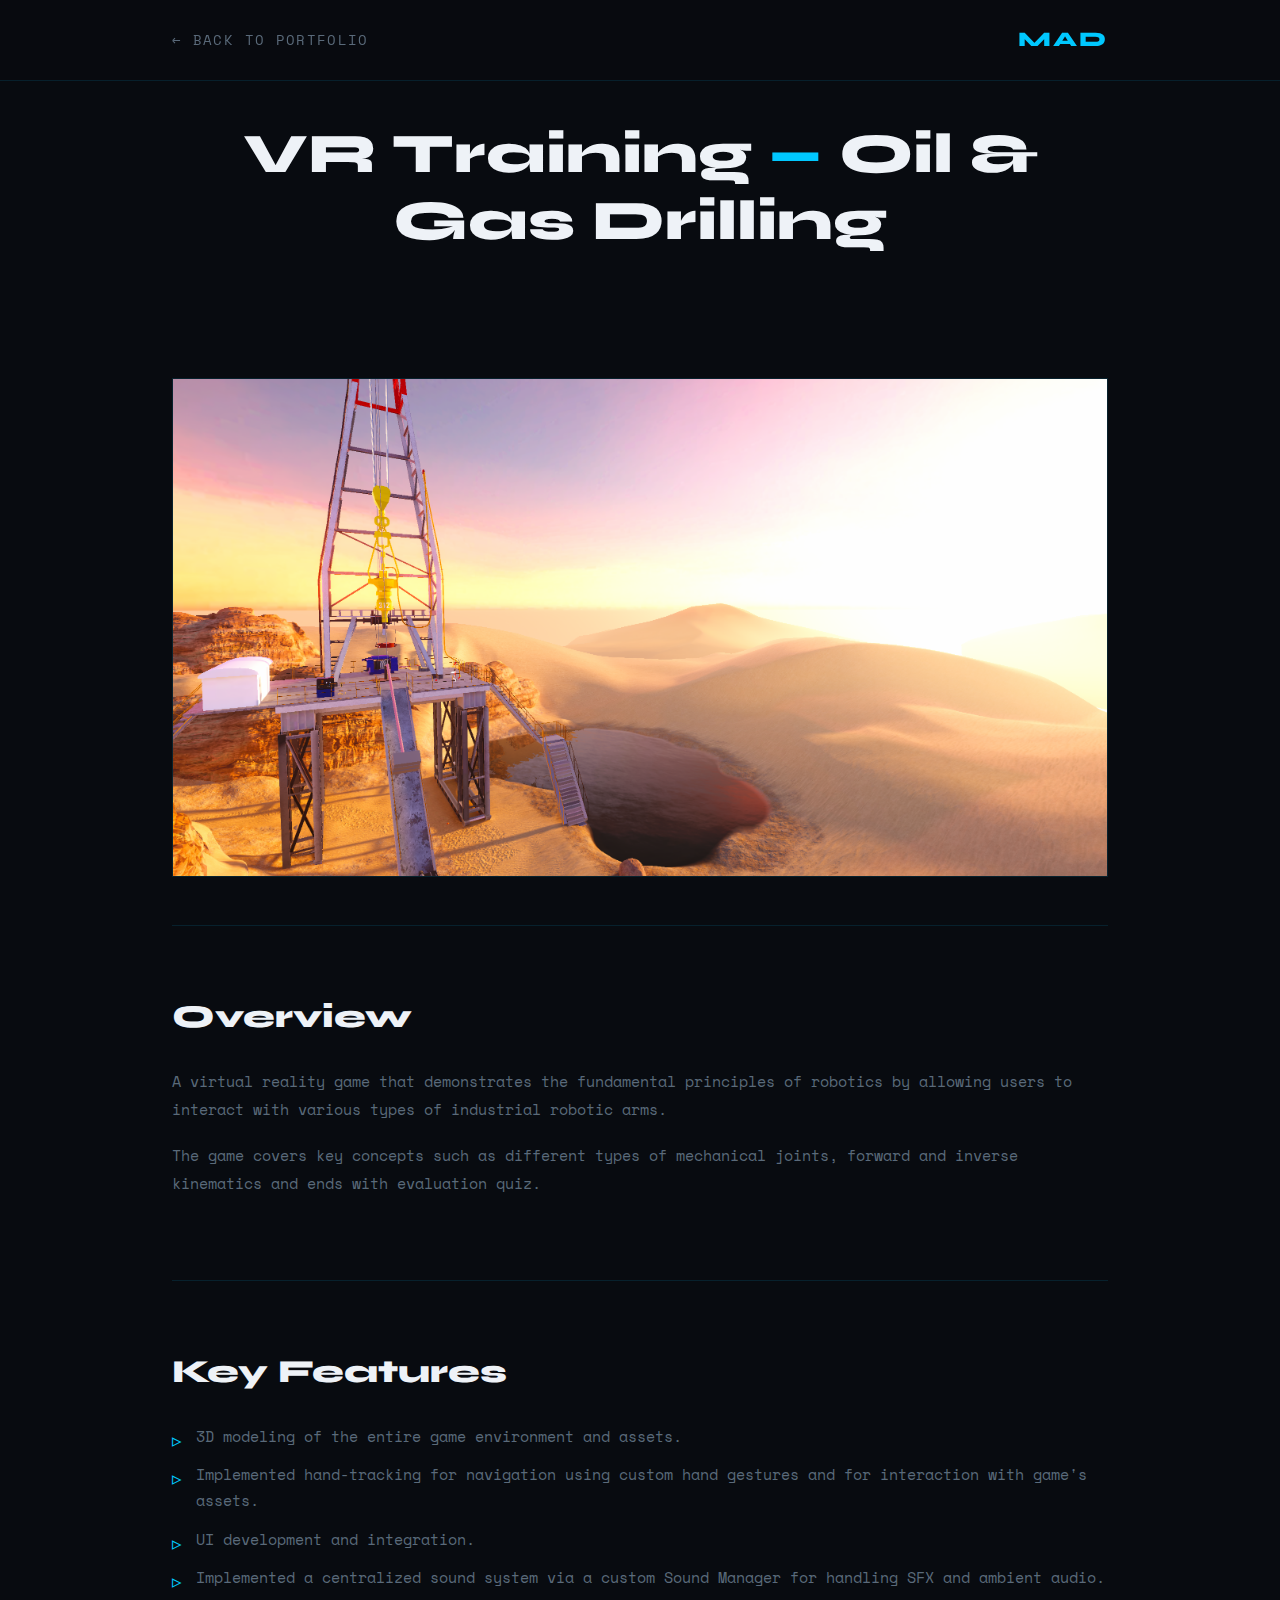
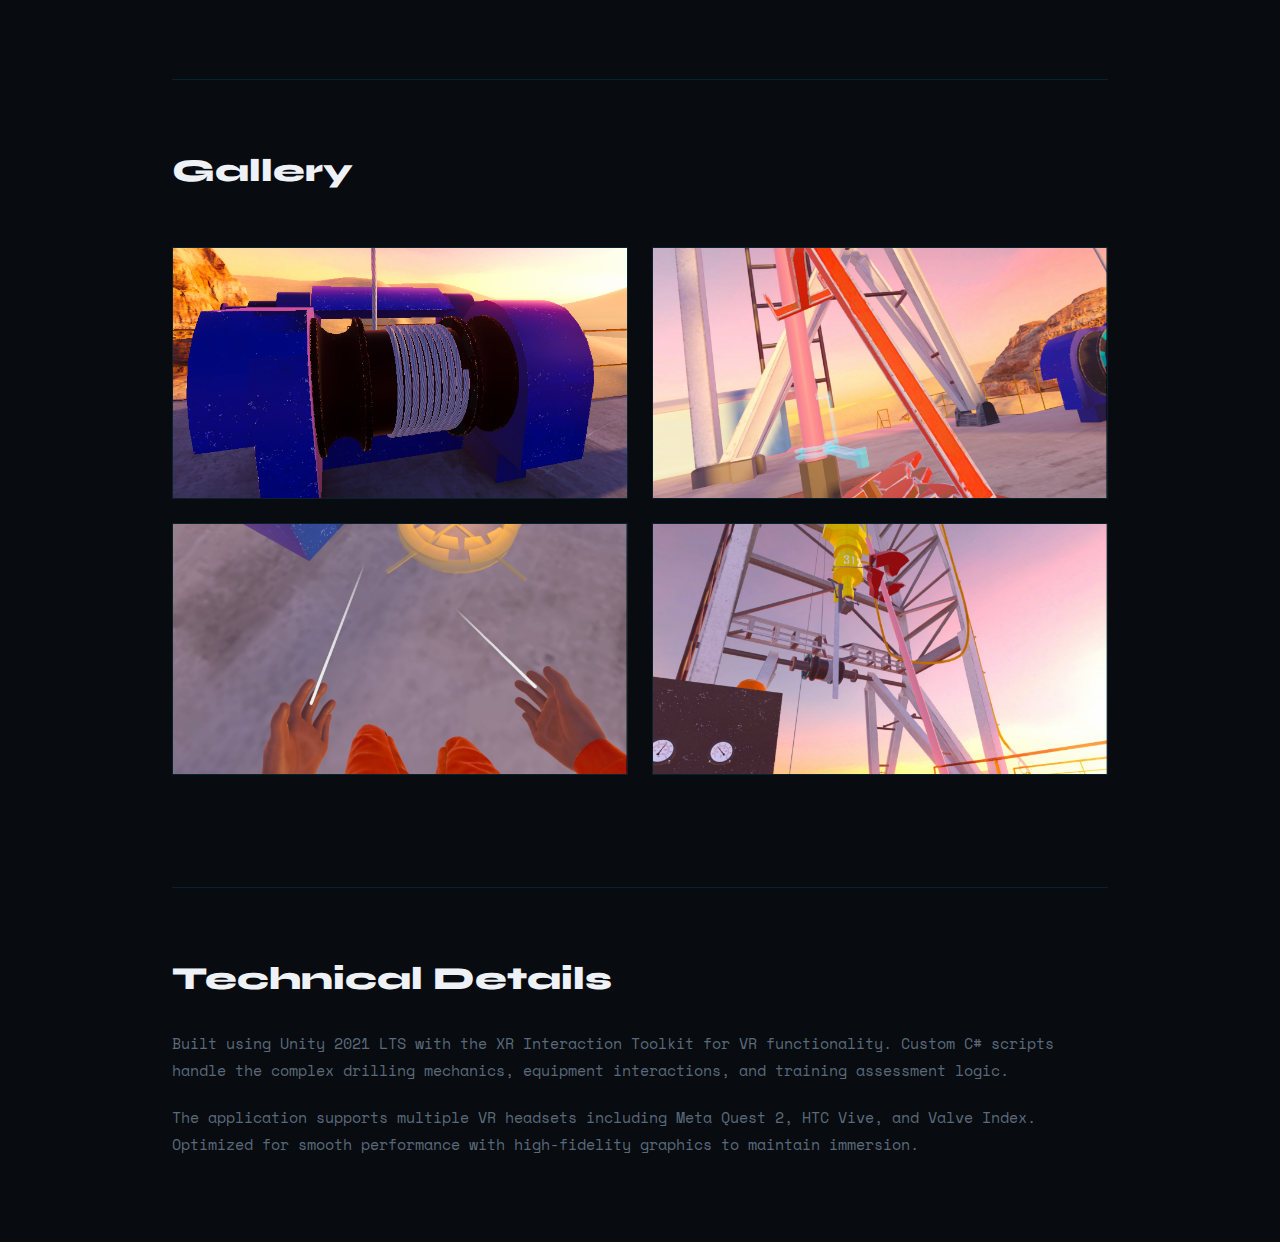
<file: projects/project3.html>
<!DOCTYPE html>
<html lang="en">
<head>
  <meta charset="UTF-8" />
  <meta name="viewport" content="width=device-width, initial-scale=1.0" />
  <title>Bot-Exam | Mohamed Amin Dhaher</title>
  <link rel="preconnect" href="https://fonts.googleapis.com">
  <link href="https://fonts.googleapis.com/css2?family=Syne:wght@400;700;800&family=Space+Mono:ital,wght@0,400;0,700;1,400&display=swap" rel="stylesheet">
  <style>
    :root {
      --bg:        #080b10;
      --bg2:       #0d1117;
      --border:    rgba(0, 200, 255, 0.12);
      --accent:    #00c8ff;
      --accent2:   #7b2fff;
      --text:      #c9d4e0;
      --text-dim:  #5a6a7a;
      --white:     #eef2f7;
      --font-head: 'Syne', sans-serif;
      --font-mono: 'Space Mono', monospace;
    }
    *, *::before, *::after { box-sizing: border-box; margin: 0; padding: 0; }
    html { scroll-behavior: smooth; }
    body {
      background: var(--bg);
      color: var(--text);
      font-family: var(--font-mono);
      font-size: 15px;
      line-height: 1.7;
      overflow-x: hidden;
      cursor: url("data:image/svg+xml,%3Csvg xmlns='http://www.w3.org/2000/svg' width='12' height='12' viewBox='0 0 12 12'%3E%3Ccircle cx='6' cy='6' r='4' fill='%2300c8ff'/%3E%3C/svg%3E") 6 6, auto !important;
    }
    a, button {
      cursor: url("data:image/svg+xml,%3Csvg xmlns='http://www.w3.org/2000/svg' width='12' height='12' viewBox='0 0 12 12'%3E%3Ccircle cx='6' cy='6' r='4' fill='%2300c8ff'/%3E%3C/svg%3E") 6 6, pointer !important;
    }
    .container { max-width: 1000px; margin: 0 auto; padding: 0 2rem; }
    
    /* NAV */
    nav {
      position: fixed; top: 0; left: 0; right: 0; z-index: 100;
      background: rgba(8,11,16,0.95);
      backdrop-filter: blur(14px);
      border-bottom: 1px solid var(--border);
    }
    .nav-inner {
      max-width: 1000px; margin: 0 auto; padding: 1.4rem 2rem;
      display: flex; justify-content: space-between; align-items: center;
    }
    .back-link {
      color: var(--text-dim);
      text-decoration: none;
      font-size: 0.85rem;
      letter-spacing: 0.1em;
      text-transform: uppercase;
      transition: color 0.2s;
      display: flex;
      align-items: center;
      gap: 0.5rem;
    }
    .back-link:hover { color: var(--accent); }
    .nav-logo { font-family: var(--font-head); font-weight: 800; font-size: 1.3rem; color: var(--accent); letter-spacing: 0.1em; }

    /* PROJECT HEADER */
    .project-header {
      padding: 120px 0 60px;
      text-align: center;
    }
    .project-header h1 {
      font-family: var(--font-head);
      font-size: clamp(2rem, 5vw, 3.5rem);
      font-weight: 800;
      color: var(--white);
      margin-bottom: 1rem;
      line-height: 1.2;
    }
    .accent { color: var(--accent); }

    /* HERO IMAGE */
    .hero-image {
      width: 100%;
      margin: 3rem 0;
      border: 1px solid var(--border);
      overflow: hidden;
    }
    .hero-image img {
      width: 100%;
      height: auto;
      display: block;
    }

    /* CONTENT SECTIONS */
    .content-section {
      padding: 4rem 0;
      border-top: 1px solid var(--border);
    }
    .content-section h2 {
      font-family: var(--font-head);
      font-size: clamp(1.5rem, 3vw, 2rem);
      font-weight: 800;
      color: var(--white);
      margin-bottom: 1.5rem;
    }
    .content-section p {
      color: var(--text-dim);
      margin-bottom: 1.2rem;
      font-size: 0.95rem;
      line-height: 1.8;
    }
    .content-section ul {
      list-style: none;
      margin-bottom: 1.5rem;
    }
    .content-section ul li {
      color: var(--text-dim);
      padding-left: 1.5rem;
      margin-bottom: 0.8rem;
      position: relative;
      font-size: 0.95rem;
    }
    .content-section ul li::before {
      content: '▹';
      position: absolute;
      left: 0;
      color: var(--accent);
      font-size: 1.2rem;
    }

    /* IMAGE GALLERY */
    .gallery {
      display: grid;
      grid-template-columns: repeat(auto-fit, minmax(300px, 1fr));
      gap: 1.5rem;
      margin: 3rem 0;
    }
    .gallery-item {
      border: 1px solid var(--border);
      overflow: hidden;
      transition: border-color 0.3s;
    }
    .gallery-item:hover {
      border-color: var(--accent);
    }
    .gallery-item img {
      width: 100%;
      height: 250px;
      object-fit: cover;
      display: block;
      transition: transform 0.4s;
    }
    .gallery-item:hover img {
      transform: scale(1.05);
    }

    /* RESPONSIVE */
    @media (max-width: 768px) {
      .gallery { grid-template-columns: 1fr; }
    }
  </style>
</head>
<body>

  <nav>
    <div class="nav-inner">
      <a href="../index.html" class="back-link">← Back to Portfolio</a>
      <span class="nav-logo">MAD</span>
    </div>
  </nav>

  <div class="container">
    
    <div class="project-header">
      <h1>VR Training <span class="accent">—</span> Oil & Gas Drilling</h1>
    </div>

    <div class="hero-image">
      <img src="../images/project1.png" alt="VR Oil & Gas Training">
    </div>

    <div class="content-section">
      <h2>Overview</h2>
      <p>A virtual reality game that demonstrates the fundamental principles of robotics by allowing users to interact with various types of industrial robotic arms.</p>
      <p>The game covers key concepts such as different types of mechanical joints, forward and inverse kinematics and ends with evaluation quiz.</p>
    </div>

    <div class="content-section">
      <h2>Key Features</h2>
      <ul>
        <li>3D modeling of the entire game environment and assets.</li>
        <li>Implemented hand-tracking for navigation using custom hand gestures and for interaction with game's assets.</li>
        <li>UI development and integration.</li>
        <li>Implemented a centralized sound system via a custom Sound Manager for handling SFX and ambient audio.</li>
      </ul>
    </div>

    <div class="content-section">
      <h2>Gallery</h2>
      <div class="gallery">
        <div class="gallery-item">
          <img src="../images/project1-1.png" alt="Training Scene 1">
        </div>
        <div class="gallery-item">
          <img src="../images/project1-2.png" alt="Training Scene 2">
        </div>
        <div class="gallery-item">
          <img src="../images/project1-3.png" alt="Training Scene 3">
        </div>
        <div class="gallery-item">
          <img src="../images/project1-4.png" alt="Training Scene 4">
        </div>
      </div>
    </div>

    <div class="content-section">
      <h2>Technical Details</h2>
      <p>Built using Unity 2021 LTS with the XR Interaction Toolkit for VR functionality. Custom C# scripts handle the complex drilling mechanics, equipment interactions, and training assessment logic.</p>
      <p>The application supports multiple VR headsets including Meta Quest 2, HTC Vive, and Valve Index. Optimized for smooth performance with high-fidelity graphics to maintain immersion.</p>
    </div>

  </div>

</body>
</html>
</file>
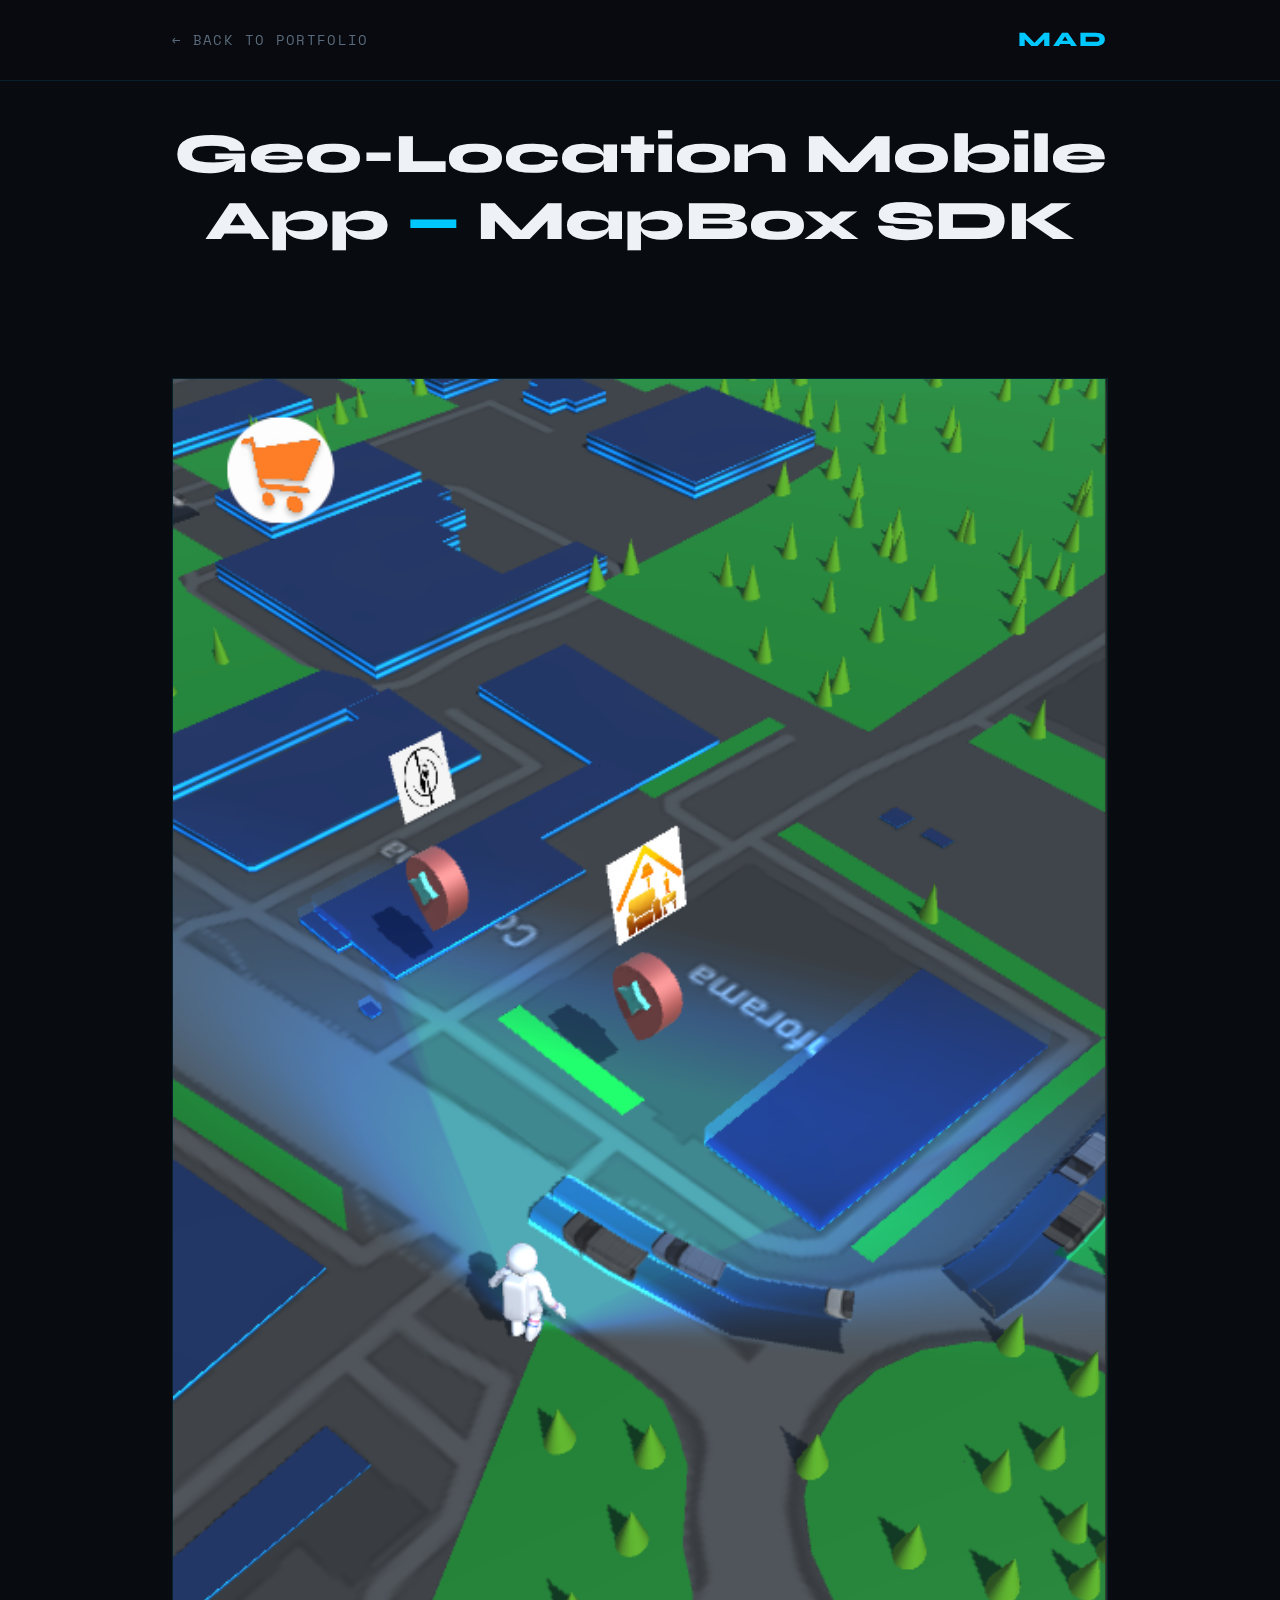
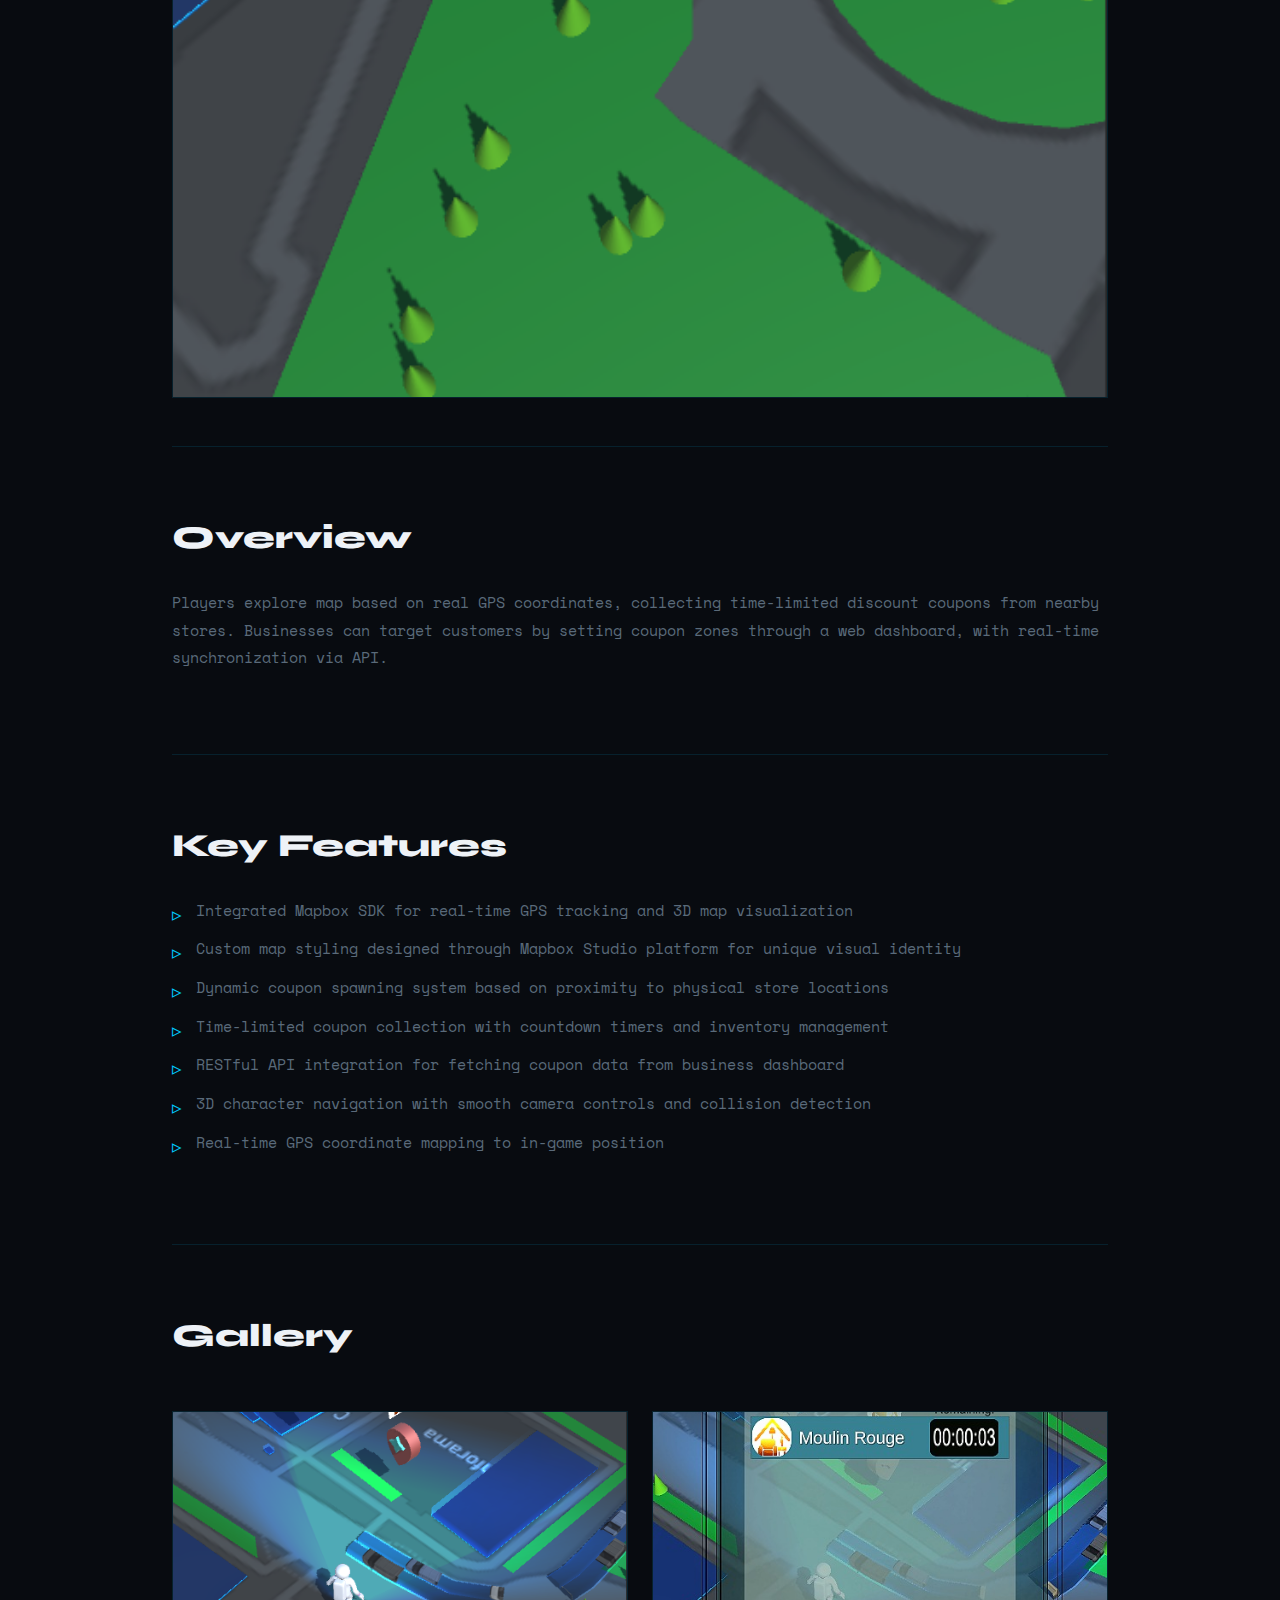
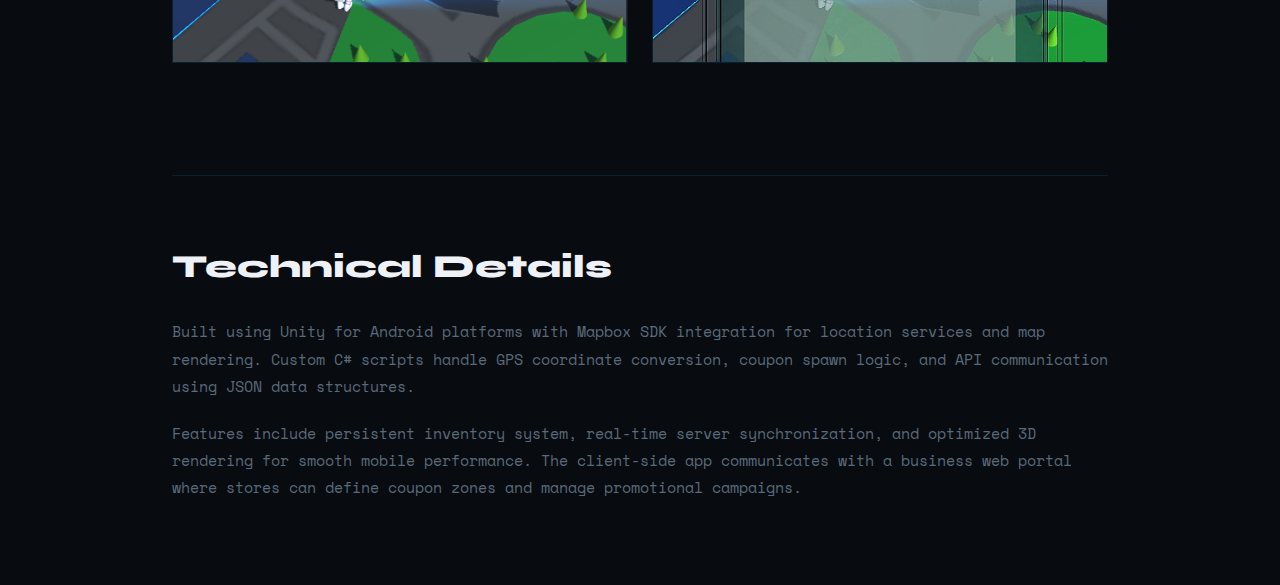
<file: projects/project4.html>
<!DOCTYPE html>
<html lang="en">
<head>
  <meta charset="UTF-8" />
  <meta name="viewport" content="width=device-width, initial-scale=1.0" />
  <title>VR Training — Oil & Gas Drilling | Mohamed Amin Dhaher</title>
  <link rel="preconnect" href="https://fonts.googleapis.com">
  <link href="https://fonts.googleapis.com/css2?family=Syne:wght@400;700;800&family=Space+Mono:ital,wght@0,400;0,700;1,400&display=swap" rel="stylesheet">
  <style>
    :root {
      --bg:        #080b10;
      --bg2:       #0d1117;
      --border:    rgba(0, 200, 255, 0.12);
      --accent:    #00c8ff;
      --accent2:   #7b2fff;
      --text:      #c9d4e0;
      --text-dim:  #5a6a7a;
      --white:     #eef2f7;
      --font-head: 'Syne', sans-serif;
      --font-mono: 'Space Mono', monospace;
    }
    *, *::before, *::after { box-sizing: border-box; margin: 0; padding: 0; }
    html { scroll-behavior: smooth; }
    body {
      background: var(--bg);
      color: var(--text);
      font-family: var(--font-mono);
      font-size: 15px;
      line-height: 1.7;
      overflow-x: hidden;
      cursor: url("data:image/svg+xml,%3Csvg xmlns='http://www.w3.org/2000/svg' width='12' height='12' viewBox='0 0 12 12'%3E%3Ccircle cx='6' cy='6' r='4' fill='%2300c8ff'/%3E%3C/svg%3E") 6 6, auto !important;
    }
    a, button {
      cursor: url("data:image/svg+xml,%3Csvg xmlns='http://www.w3.org/2000/svg' width='12' height='12' viewBox='0 0 12 12'%3E%3Ccircle cx='6' cy='6' r='4' fill='%2300c8ff'/%3E%3C/svg%3E") 6 6, pointer !important;
    }
    .container { max-width: 1000px; margin: 0 auto; padding: 0 2rem; }
    
    /* NAV */
    nav {
      position: fixed; top: 0; left: 0; right: 0; z-index: 100;
      background: rgba(8,11,16,0.95);
      backdrop-filter: blur(14px);
      border-bottom: 1px solid var(--border);
    }
    .nav-inner {
      max-width: 1000px; margin: 0 auto; padding: 1.4rem 2rem;
      display: flex; justify-content: space-between; align-items: center;
    }
    .back-link {
      color: var(--text-dim);
      text-decoration: none;
      font-size: 0.85rem;
      letter-spacing: 0.1em;
      text-transform: uppercase;
      transition: color 0.2s;
      display: flex;
      align-items: center;
      gap: 0.5rem;
    }
    .back-link:hover { color: var(--accent); }
    .nav-logo { font-family: var(--font-head); font-weight: 800; font-size: 1.3rem; color: var(--accent); letter-spacing: 0.1em; }

    /* PROJECT HEADER */
    .project-header {
      padding: 120px 0 60px;
      text-align: center;
    }
    .project-header h1 {
      font-family: var(--font-head);
      font-size: clamp(2rem, 5vw, 3.5rem);
      font-weight: 800;
      color: var(--white);
      margin-bottom: 1rem;
      line-height: 1.2;
    }
    .accent { color: var(--accent); }

    /* HERO IMAGE */
    .hero-image {
      width: 100%;
      margin: 3rem 0;
      border: 1px solid var(--border);
      overflow: hidden;
    }
    .hero-image img {
      width: 100%;
      height: auto;
      display: block;
    }

    /* CONTENT SECTIONS */
    .content-section {
      padding: 4rem 0;
      border-top: 1px solid var(--border);
    }
    .content-section h2 {
      font-family: var(--font-head);
      font-size: clamp(1.5rem, 3vw, 2rem);
      font-weight: 800;
      color: var(--white);
      margin-bottom: 1.5rem;
    }
    .content-section p {
      color: var(--text-dim);
      margin-bottom: 1.2rem;
      font-size: 0.95rem;
      line-height: 1.8;
    }
    .content-section ul {
      list-style: none;
      margin-bottom: 1.5rem;
    }
    .content-section ul li {
      color: var(--text-dim);
      padding-left: 1.5rem;
      margin-bottom: 0.8rem;
      position: relative;
      font-size: 0.95rem;
    }
    .content-section ul li::before {
      content: '▹';
      position: absolute;
      left: 0;
      color: var(--accent);
      font-size: 1.2rem;
    }

    /* IMAGE GALLERY */
    .gallery {
      display: grid;
      grid-template-columns: repeat(auto-fit, minmax(300px, 1fr));
      gap: 1.5rem;
      margin: 3rem 0;
    }
    .gallery-item {
      border: 1px solid var(--border);
      overflow: hidden;
      transition: border-color 0.3s;
    }
    .gallery-item:hover {
      border-color: var(--accent);
    }
    .gallery-item img {
      width: 100%;
      height: 250px;
      object-fit: cover;
      display: block;
      transition: transform 0.4s;
    }
    .gallery-item:hover img {
      transform: scale(1.05);
    }

    /* RESPONSIVE */
    @media (max-width: 768px) {
      .gallery { grid-template-columns: 1fr; }
    }
  </style>
</head>
<body>

  <nav>
    <div class="nav-inner">
      <a href="../index.html" class="back-link">← Back to Portfolio</a>
      <span class="nav-logo">MAD</span>
    </div>
  </nav>

  <div class="container">
    
    <div class="project-header">
      <h1>Geo-Location Mobile App <span class="accent">—</span> MapBox SDK</h1>
    </div>

    <div class="hero-image">
      <img src="../images/project4.png" alt="VR Oil & Gas Training">
    </div>

    <div class="content-section">
      <h2>Overview</h2>
      <p>Players explore map based on real GPS coordinates, collecting time-limited discount coupons from nearby stores. Businesses can target customers by setting coupon zones through a web dashboard, with real-time synchronization via API.</p>
    </div>

    <div class="content-section">
      <h2>Key Features</h2>
      <ul>
        <li>Integrated Mapbox SDK for real-time GPS tracking and 3D map visualization</li>
        <li>Custom map styling designed through Mapbox Studio platform for unique visual identity</li>
        <li>Dynamic coupon spawning system based on proximity to physical store locations</li>
        <li>Time-limited coupon collection with countdown timers and inventory management</li>
        <li>RESTful API integration for fetching coupon data from business dashboard</li>
        <li>3D character navigation with smooth camera controls and collision detection</li>
        <li>Real-time GPS coordinate mapping to in-game position</li>
      </ul>
    </div>

    <div class="content-section">
      <h2>Gallery</h2>
      <div class="gallery">
        <div class="gallery-item">
          <img src="../images/project4-1.png" alt="Training Scene 1">
        </div>
        <div class="gallery-item">
          <img src="../images/project4-2.png" alt="Training Scene 2">
        </div>
      </div>
    </div>

    <div class="content-section">
      <h2>Technical Details</h2>
      <p>Built using Unity for Android platforms with Mapbox SDK integration for location services and map rendering. Custom C# scripts handle GPS coordinate conversion, coupon spawn logic, and API communication using JSON data structures.</p>
      <p>Features include persistent inventory system, real-time server synchronization, and optimized 3D rendering for smooth mobile performance. The client-side app communicates with a business web portal where stores can define coupon zones and manage promotional campaigns.</p>
    </div>

  </div>

</body>
</html>
</file>
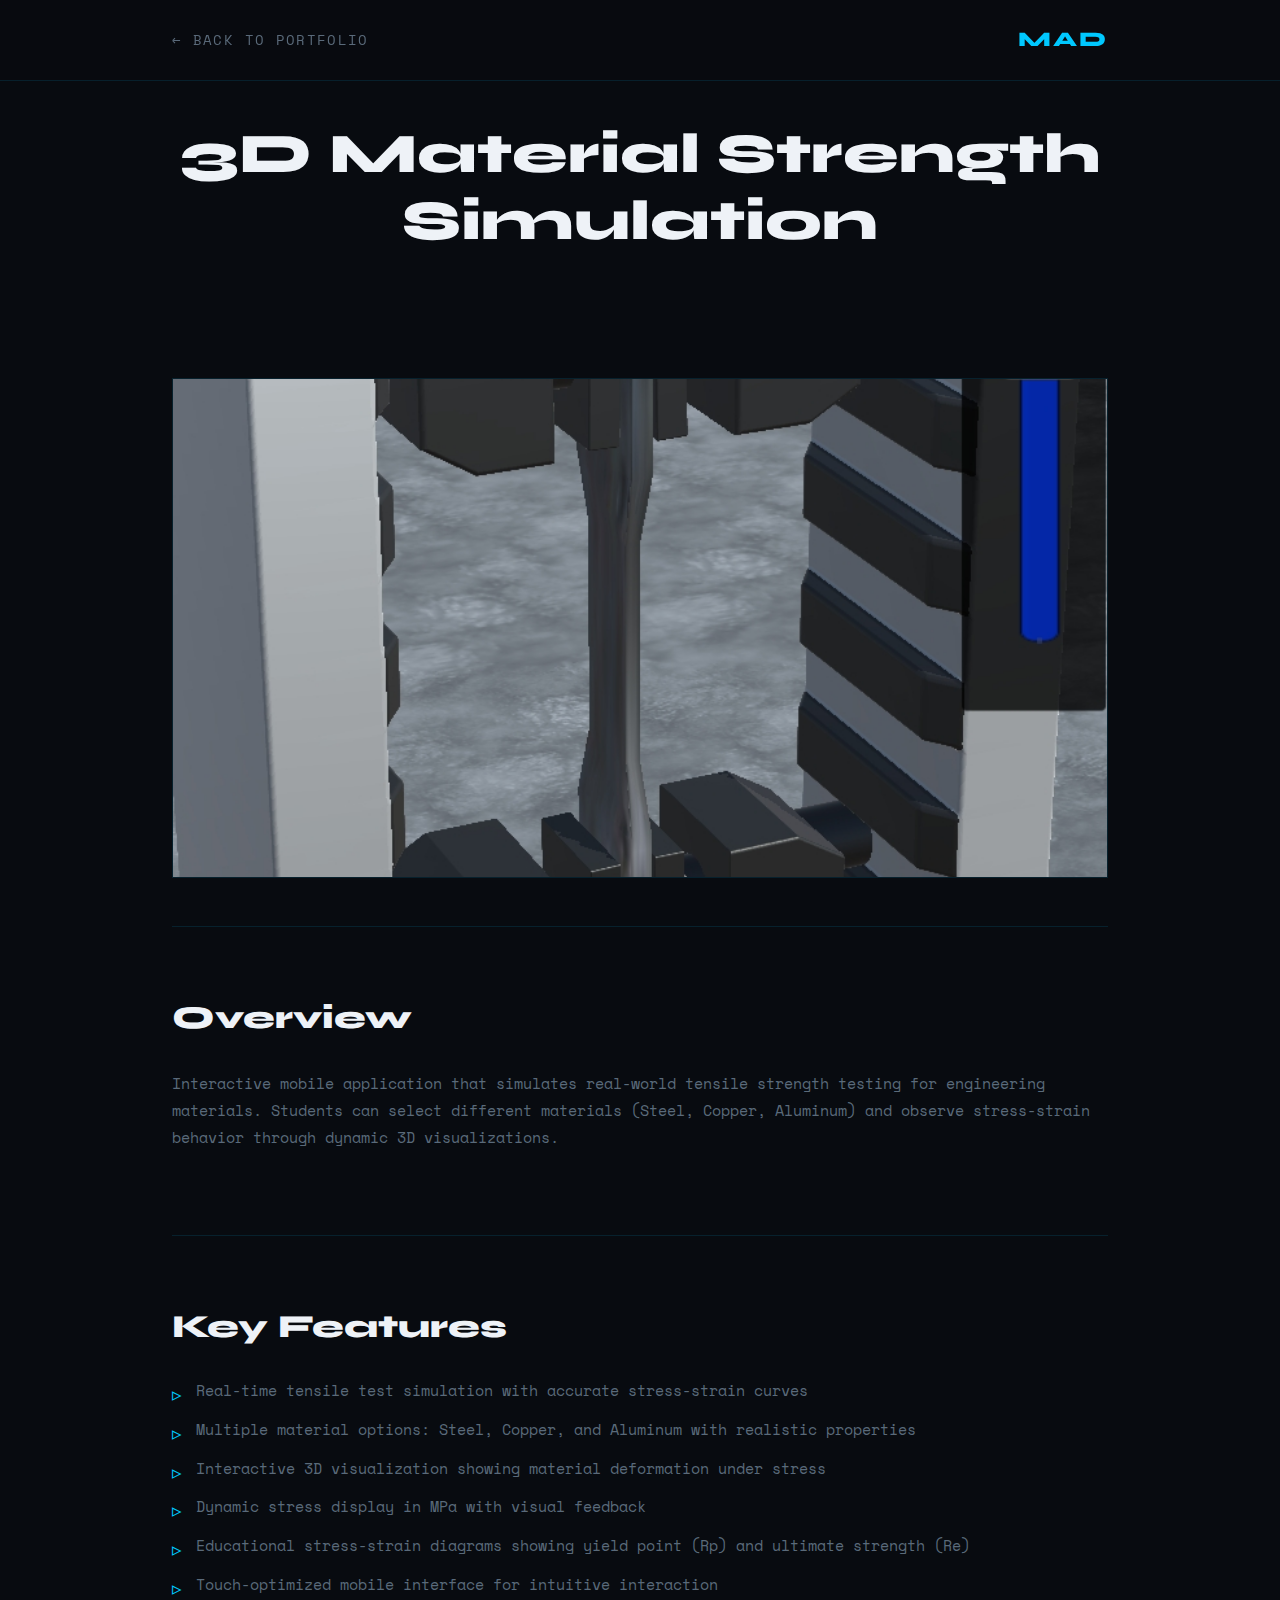
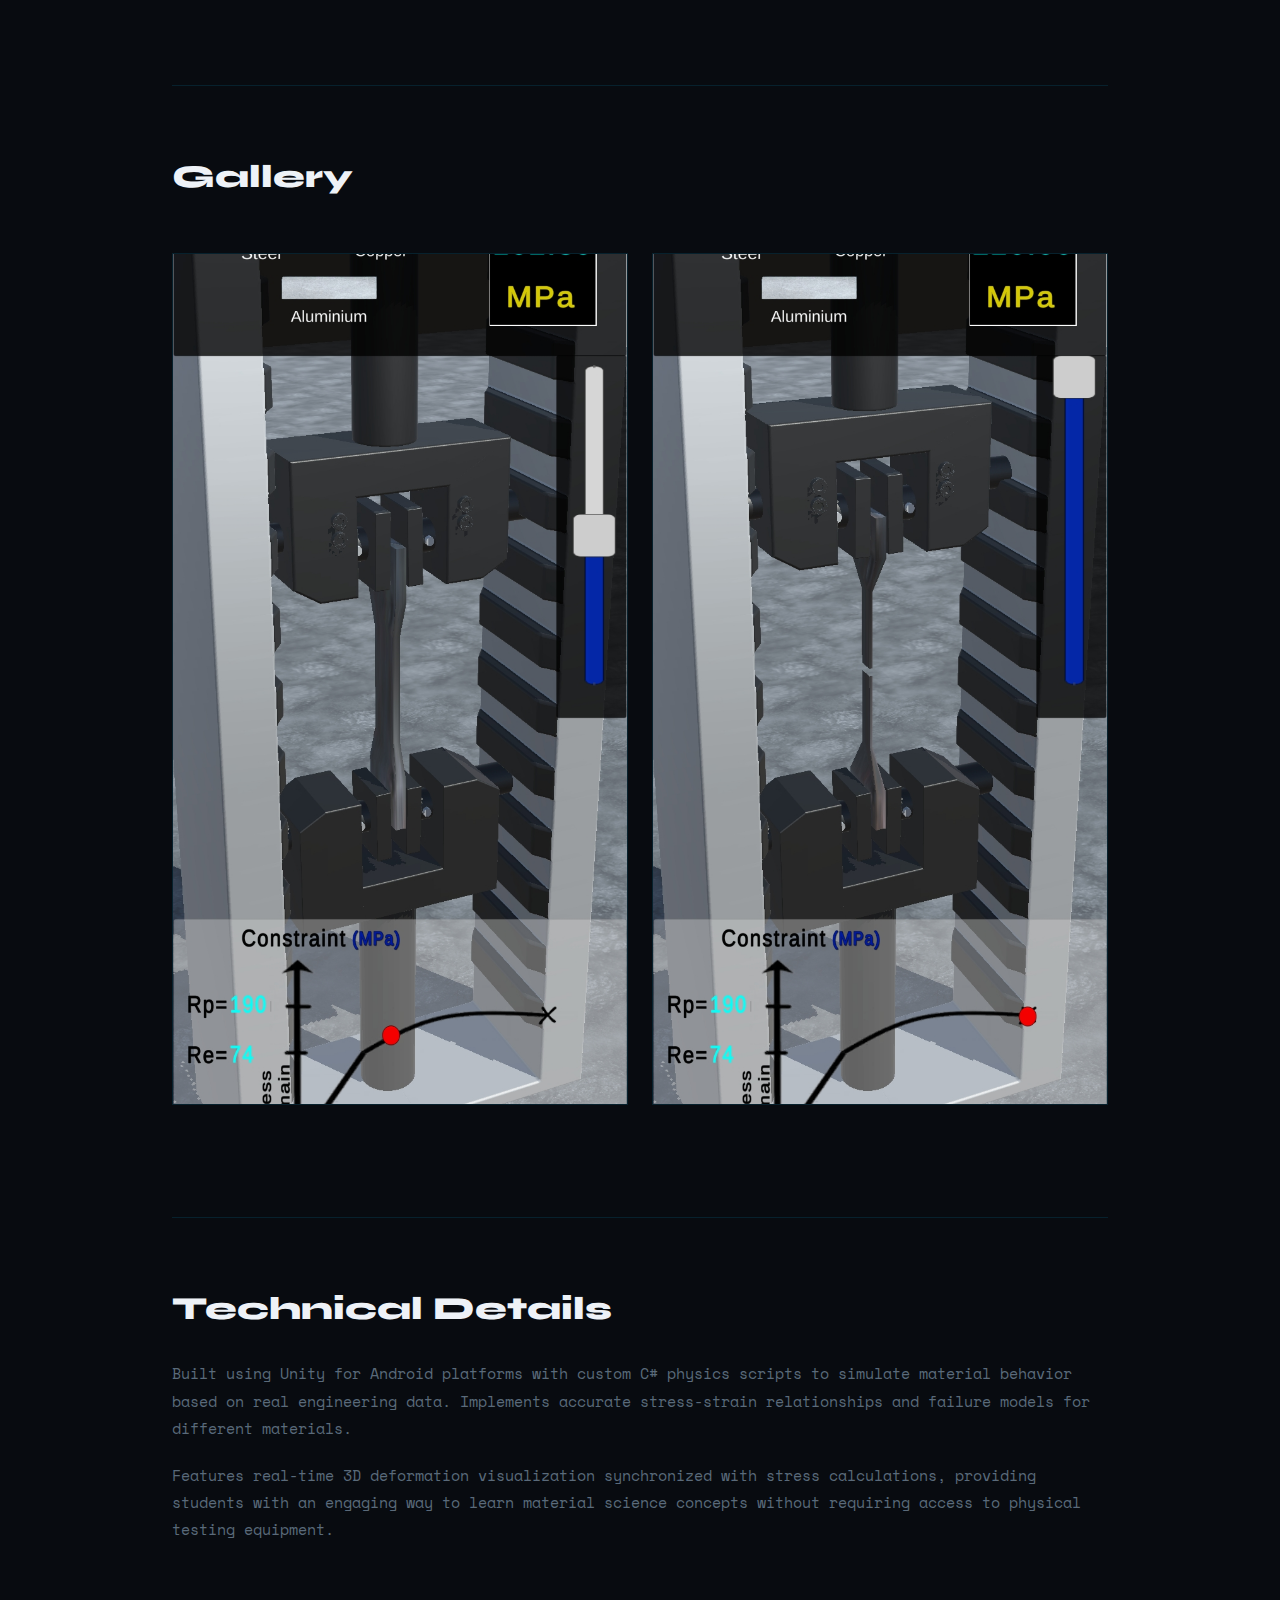
<file: projects/project5.html>
<!DOCTYPE html>
<html lang="en">
<head>
  <meta charset="UTF-8" />
  <meta name="viewport" content="width=device-width, initial-scale=1.0" />
  <title>3D Material Strength Simulation | Mohamed Amin Dhaher</title>
  <link rel="preconnect" href="https://fonts.googleapis.com">
  <link href="https://fonts.googleapis.com/css2?family=Syne:wght@400;700;800&family=Space+Mono:ital,wght@0,400;0,700;1,400&display=swap" rel="stylesheet">
  <style>
    :root {
      --bg:        #080b10;
      --bg2:       #0d1117;
      --border:    rgba(0, 200, 255, 0.12);
      --accent:    #00c8ff;
      --accent2:   #7b2fff;
      --text:      #c9d4e0;
      --text-dim:  #5a6a7a;
      --white:     #eef2f7;
      --font-head: 'Syne', sans-serif;
      --font-mono: 'Space Mono', monospace;
    }
    *, *::before, *::after { box-sizing: border-box; margin: 0; padding: 0; }
    html { scroll-behavior: smooth; }
    body {
      background: var(--bg);
      color: var(--text);
      font-family: var(--font-mono);
      font-size: 15px;
      line-height: 1.7;
      overflow-x: hidden;
      cursor: url("data:image/svg+xml,%3Csvg xmlns='http://www.w3.org/2000/svg' width='12' height='12' viewBox='0 0 12 12'%3E%3Ccircle cx='6' cy='6' r='4' fill='%2300c8ff'/%3E%3C/svg%3E") 6 6, auto !important;
    }
    a, button {
      cursor: url("data:image/svg+xml,%3Csvg xmlns='http://www.w3.org/2000/svg' width='12' height='12' viewBox='0 0 12 12'%3E%3Ccircle cx='6' cy='6' r='4' fill='%2300c8ff'/%3E%3C/svg%3E") 6 6, pointer !important;
    }
    .container { max-width: 1000px; margin: 0 auto; padding: 0 2rem; }
    
    /* NAV */
    nav {
      position: fixed; top: 0; left: 0; right: 0; z-index: 100;
      background: rgba(8,11,16,0.95);
      backdrop-filter: blur(14px);
      border-bottom: 1px solid var(--border);
    }
    .nav-inner {
      max-width: 1000px; margin: 0 auto; padding: 1.4rem 2rem;
      display: flex; justify-content: space-between; align-items: center;
    }
    .back-link {
      color: var(--text-dim);
      text-decoration: none;
      font-size: 0.85rem;
      letter-spacing: 0.1em;
      text-transform: uppercase;
      transition: color 0.2s;
      display: flex;
      align-items: center;
      gap: 0.5rem;
    }
    .back-link:hover { color: var(--accent); }
    .nav-logo { font-family: var(--font-head); font-weight: 800; font-size: 1.3rem; color: var(--accent); letter-spacing: 0.1em; }

    /* PROJECT HEADER */
    .project-header {
      padding: 120px 0 60px;
      text-align: center;
    }
    .project-header h1 {
      font-family: var(--font-head);
      font-size: clamp(2rem, 5vw, 3.5rem);
      font-weight: 800;
      color: var(--white);
      margin-bottom: 1rem;
      line-height: 1.2;
    }
    .accent { color: var(--accent); }

    /* HERO IMAGE */
    .hero-image {
      width: 100%;
      margin: 3rem 0;
      border: 1px solid var(--border);
      overflow: hidden;
      max-height: 500px;
    }
    .hero-image img {
      width: 100%;
      height: 100%;
      max-height: 500px;
      object-fit: cover;
      display: block;
    }

    /* CONTENT SECTIONS */
    .content-section {
      padding: 4rem 0;
      border-top: 1px solid var(--border);
    }
    .content-section h2 {
      font-family: var(--font-head);
      font-size: clamp(1.5rem, 3vw, 2rem);
      font-weight: 800;
      color: var(--white);
      margin-bottom: 1.5rem;
    }
    .content-section p {
      color: var(--text-dim);
      margin-bottom: 1.2rem;
      font-size: 0.95rem;
      line-height: 1.8;
    }
    .content-section ul {
      list-style: none;
      margin-bottom: 1.5rem;
    }
    .content-section ul li {
      color: var(--text-dim);
      padding-left: 1.5rem;
      margin-bottom: 0.8rem;
      position: relative;
      font-size: 0.95rem;
    }
    .content-section ul li::before {
      content: '▹';
      position: absolute;
      left: 0;
      color: var(--accent);
      font-size: 1.2rem;
    }

    /* IMAGE GALLERY */
    .gallery {
      display: grid;
      grid-template-columns: repeat(auto-fit, minmax(300px, 1fr));
      gap: 1.5rem;
      margin: 3rem 0;
    }
    .gallery-item {
      border: 1px solid var(--border);
      overflow: hidden;
      transition: border-color 0.3s;
    }
    .gallery-item:hover {
      border-color: var(--accent);
    }
    .gallery-item img {
      width: 100%;
      height: 850px;
      object-fit: cover;
      display: block;
      transition: transform 0.4s;
    }
    .gallery-item:hover img {
      transform: scale(1.05);
    }

    /* RESPONSIVE */
    @media (max-width: 768px) {
      .gallery { grid-template-columns: 1fr; }
    }
  </style>
</head>
<body>

  <nav>
    <div class="nav-inner">
      <a href="../index.html" class="back-link">← Back to Portfolio</a>
      <span class="nav-logo">MAD</span>
    </div>
  </nav>

  <div class="container">
    
    <div class="project-header">
      <h1>3D Material Strength Simulation</h1>
    </div>

    <div class="hero-image">
      <img src="../images/project5.png" alt="VR Oil & Gas Training">
    </div>

    <div class="content-section">
      <h2>Overview</h2>
      <p>Interactive mobile application that simulates real-world tensile strength testing for engineering materials. Students can select different materials (Steel, Copper, Aluminum) and observe stress-strain behavior through dynamic 3D visualizations.</p>
    </div>

    <div class="content-section">
      <h2>Key Features</h2>
      <ul>
        <li>Real-time tensile test simulation with accurate stress-strain curves</li>
        <li>Multiple material options: Steel, Copper, and Aluminum with realistic properties</li>
        <li>Interactive 3D visualization showing material deformation under stress</li>
        <li>Dynamic stress display in MPa with visual feedback</li>
        <li>Educational stress-strain diagrams showing yield point (Rp) and ultimate strength (Re)</li>
        <li>Touch-optimized mobile interface for intuitive interaction</li>
      </ul>
    </div>

    <div class="content-section">
      <h2>Gallery</h2>
      <div class="gallery">
        <div class="gallery-item">
          <img src="../images/project5-1.png" alt="Training Scene 1">
        </div>
        <div class="gallery-item">
          <img src="../images/project5-2.png" alt="Training Scene 2">
        </div>
      </div>
    </div>

    <div class="content-section">
      <h2>Technical Details</h2>
      <p>Built using Unity for Android platforms with custom C# physics scripts to simulate material behavior based on real engineering data. Implements accurate stress-strain relationships and failure models for different materials.</p>
      <p>Features real-time 3D deformation visualization synchronized with stress calculations, providing students with an engaging way to learn material science concepts without requiring access to physical testing equipment.</p>
    </div>

  </div>

</body>
</html>
</file>
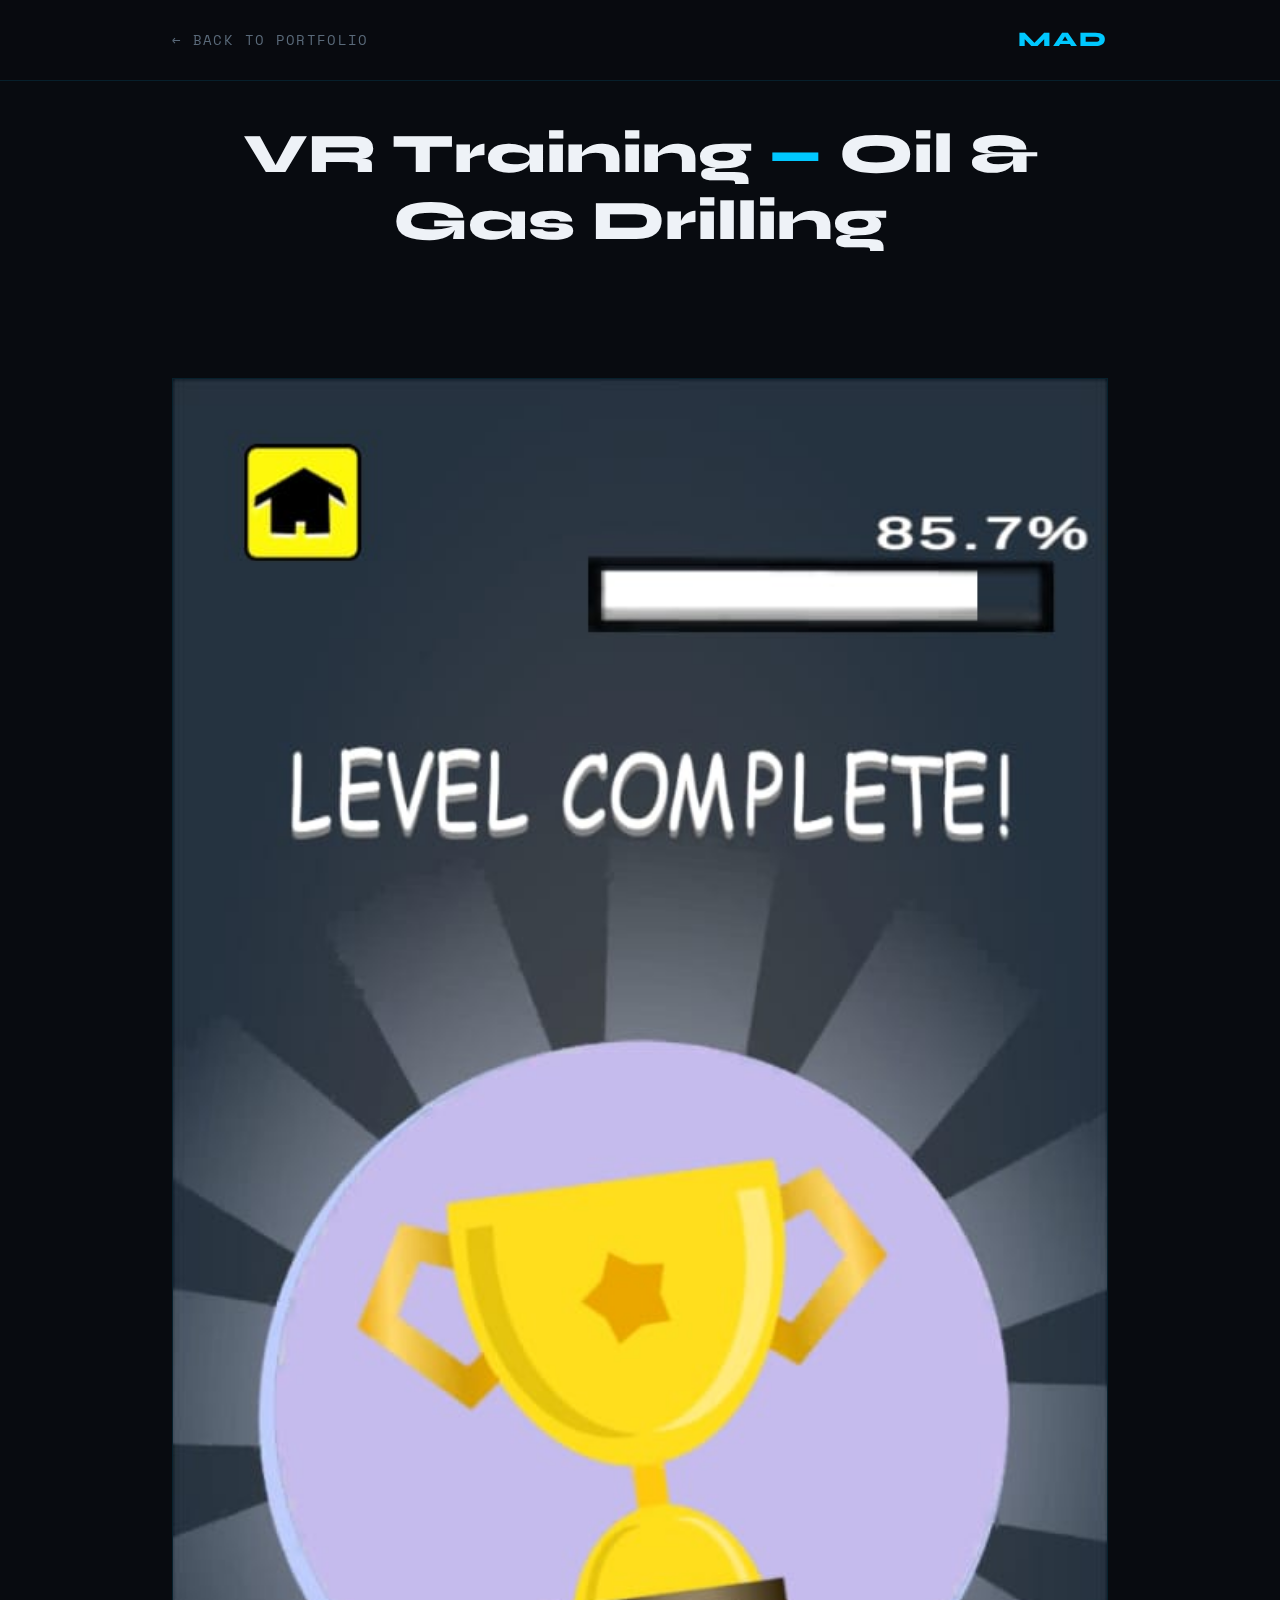
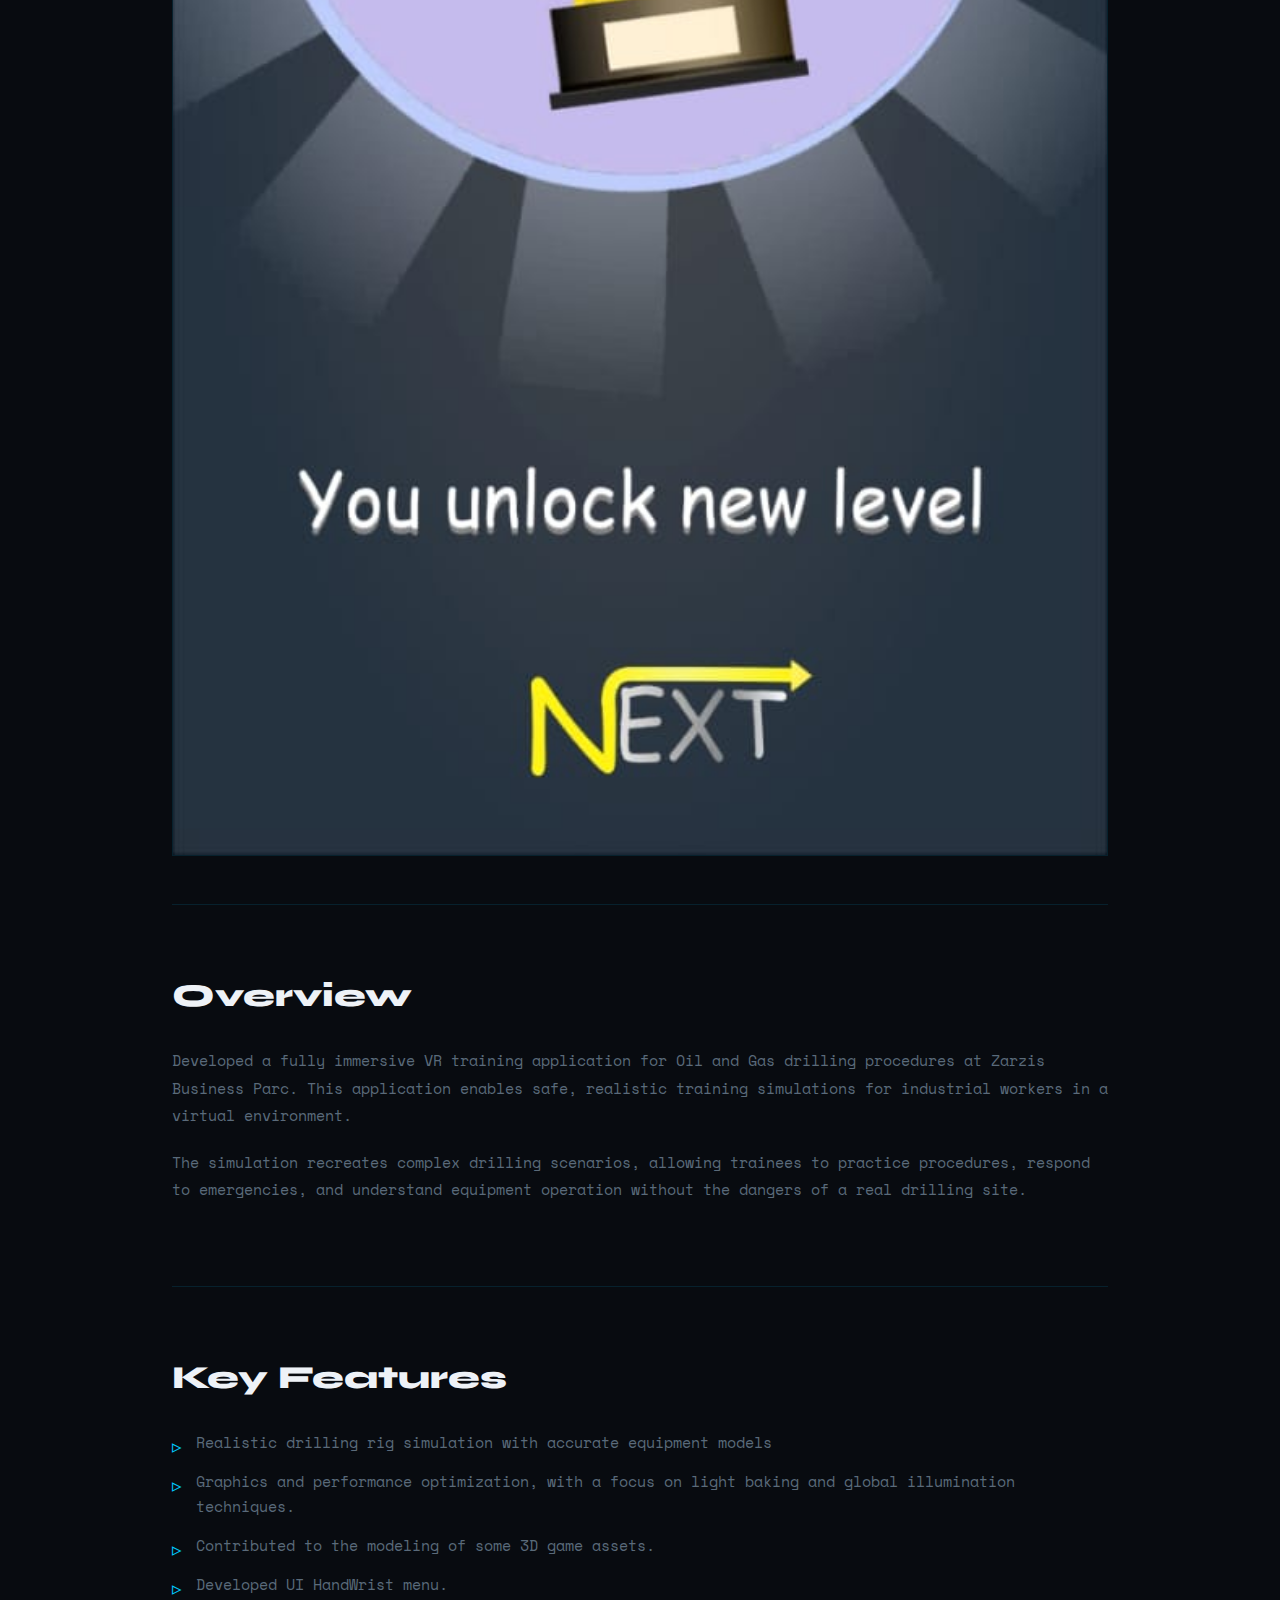
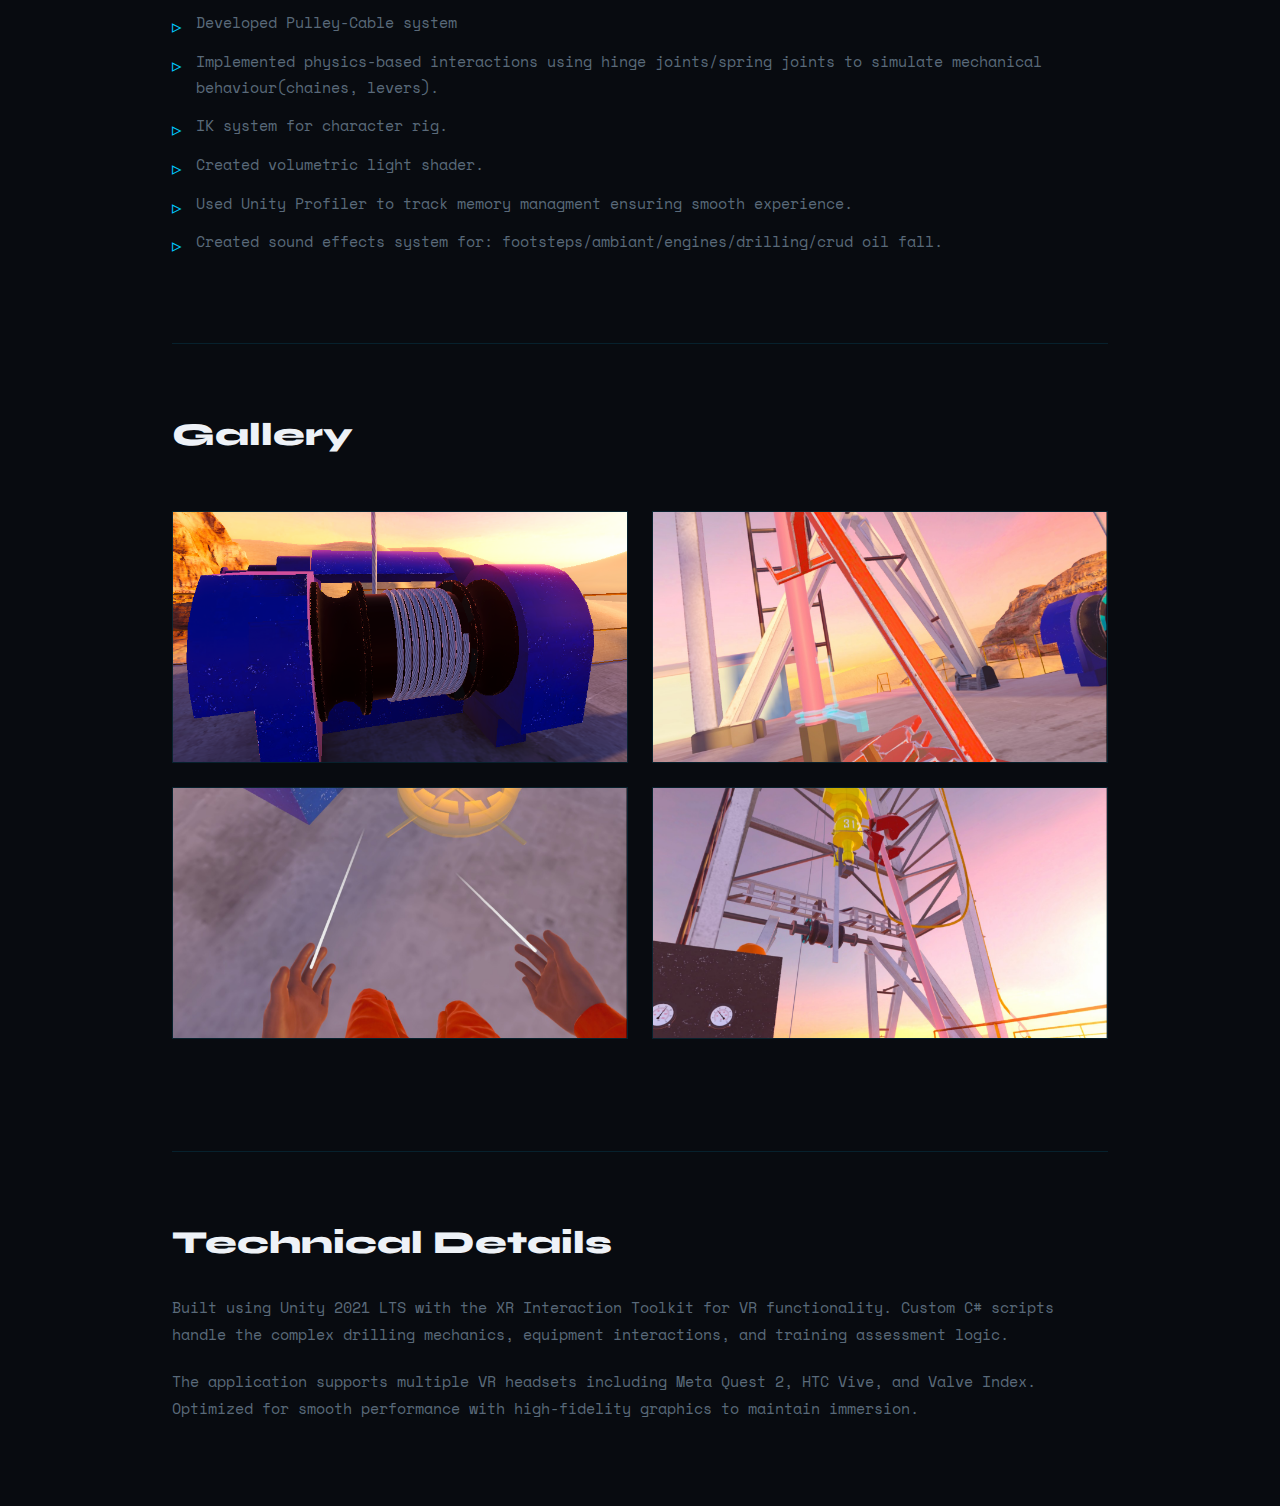
<file: projects/project6.html>
<!DOCTYPE html>
<html lang="en">
<head>
  <meta charset="UTF-8" />
  <meta name="viewport" content="width=device-width, initial-scale=1.0" />
  <title>VR Training — Oil & Gas Drilling | Mohamed Amin Dhaher</title>
  <link rel="preconnect" href="https://fonts.googleapis.com">
  <link href="https://fonts.googleapis.com/css2?family=Syne:wght@400;700;800&family=Space+Mono:ital,wght@0,400;0,700;1,400&display=swap" rel="stylesheet">
  <style>
    :root {
      --bg:        #080b10;
      --bg2:       #0d1117;
      --border:    rgba(0, 200, 255, 0.12);
      --accent:    #00c8ff;
      --accent2:   #7b2fff;
      --text:      #c9d4e0;
      --text-dim:  #5a6a7a;
      --white:     #eef2f7;
      --font-head: 'Syne', sans-serif;
      --font-mono: 'Space Mono', monospace;
    }
    *, *::before, *::after { box-sizing: border-box; margin: 0; padding: 0; }
    html { scroll-behavior: smooth; }
    body {
      background: var(--bg);
      color: var(--text);
      font-family: var(--font-mono);
      font-size: 15px;
      line-height: 1.7;
      overflow-x: hidden;
      cursor: url("data:image/svg+xml,%3Csvg xmlns='http://www.w3.org/2000/svg' width='12' height='12' viewBox='0 0 12 12'%3E%3Ccircle cx='6' cy='6' r='4' fill='%2300c8ff'/%3E%3C/svg%3E") 6 6, auto !important;
    }
    a, button {
      cursor: url("data:image/svg+xml,%3Csvg xmlns='http://www.w3.org/2000/svg' width='12' height='12' viewBox='0 0 12 12'%3E%3Ccircle cx='6' cy='6' r='4' fill='%2300c8ff'/%3E%3C/svg%3E") 6 6, pointer !important;
    }
    .container { max-width: 1000px; margin: 0 auto; padding: 0 2rem; }
    
    /* NAV */
    nav {
      position: fixed; top: 0; left: 0; right: 0; z-index: 100;
      background: rgba(8,11,16,0.95);
      backdrop-filter: blur(14px);
      border-bottom: 1px solid var(--border);
    }
    .nav-inner {
      max-width: 1000px; margin: 0 auto; padding: 1.4rem 2rem;
      display: flex; justify-content: space-between; align-items: center;
    }
    .back-link {
      color: var(--text-dim);
      text-decoration: none;
      font-size: 0.85rem;
      letter-spacing: 0.1em;
      text-transform: uppercase;
      transition: color 0.2s;
      display: flex;
      align-items: center;
      gap: 0.5rem;
    }
    .back-link:hover { color: var(--accent); }
    .nav-logo { font-family: var(--font-head); font-weight: 800; font-size: 1.3rem; color: var(--accent); letter-spacing: 0.1em; }

    /* PROJECT HEADER */
    .project-header {
      padding: 120px 0 60px;
      text-align: center;
    }
    .project-header h1 {
      font-family: var(--font-head);
      font-size: clamp(2rem, 5vw, 3.5rem);
      font-weight: 800;
      color: var(--white);
      margin-bottom: 1rem;
      line-height: 1.2;
    }
    .accent { color: var(--accent); }

    /* HERO IMAGE */
    .hero-image {
      width: 100%;
      margin: 3rem 0;
      border: 1px solid var(--border);
      overflow: hidden;
    }
    .hero-image img {
      width: 100%;
      height: auto;
      display: block;
    }

    /* CONTENT SECTIONS */
    .content-section {
      padding: 4rem 0;
      border-top: 1px solid var(--border);
    }
    .content-section h2 {
      font-family: var(--font-head);
      font-size: clamp(1.5rem, 3vw, 2rem);
      font-weight: 800;
      color: var(--white);
      margin-bottom: 1.5rem;
    }
    .content-section p {
      color: var(--text-dim);
      margin-bottom: 1.2rem;
      font-size: 0.95rem;
      line-height: 1.8;
    }
    .content-section ul {
      list-style: none;
      margin-bottom: 1.5rem;
    }
    .content-section ul li {
      color: var(--text-dim);
      padding-left: 1.5rem;
      margin-bottom: 0.8rem;
      position: relative;
      font-size: 0.95rem;
    }
    .content-section ul li::before {
      content: '▹';
      position: absolute;
      left: 0;
      color: var(--accent);
      font-size: 1.2rem;
    }

    /* IMAGE GALLERY */
    .gallery {
      display: grid;
      grid-template-columns: repeat(auto-fit, minmax(300px, 1fr));
      gap: 1.5rem;
      margin: 3rem 0;
    }
    .gallery-item {
      border: 1px solid var(--border);
      overflow: hidden;
      transition: border-color 0.3s;
    }
    .gallery-item:hover {
      border-color: var(--accent);
    }
    .gallery-item img {
      width: 100%;
      height: 250px;
      object-fit: cover;
      display: block;
      transition: transform 0.4s;
    }
    .gallery-item:hover img {
      transform: scale(1.05);
    }

    /* RESPONSIVE */
    @media (max-width: 768px) {
      .gallery { grid-template-columns: 1fr; }
    }
  </style>
</head>
<body>

  <nav>
    <div class="nav-inner">
      <a href="../index.html" class="back-link">← Back to Portfolio</a>
      <span class="nav-logo">MAD</span>
    </div>
  </nav>

  <div class="container">
    
    <div class="project-header">
      <h1>VR Training <span class="accent">—</span> Oil & Gas Drilling</h1>
    </div>

    <div class="hero-image">
      <img src="../images/project6.png" alt="VR Oil & Gas Training">
    </div>

    <div class="content-section">
      <h2>Overview</h2>
      <p>Developed a fully immersive VR training application for Oil and Gas drilling procedures at Zarzis Business Parc. This application enables safe, realistic training simulations for industrial workers in a virtual environment.</p>
      <p>The simulation recreates complex drilling scenarios, allowing trainees to practice procedures, respond to emergencies, and understand equipment operation without the dangers of a real drilling site.</p>
    </div>

    <div class="content-section">
      <h2>Key Features</h2>
      <ul>
        <li>Realistic drilling rig simulation with accurate equipment models</li>
        <li>Graphics and performance optimization, with a focus on light baking and global illumination techniques.</li>
        <li>Contributed to the modeling of some 3D game assets.</li>
        <li>Developed UI HandWrist menu.</li>
        <li>Developed Pulley-Cable system</li>
        <li>Implemented physics-based interactions using hinge joints/spring joints to simulate mechanical behaviour(chaines, levers).</li>
        <li>IK system for character rig.</li>
        <li>Created volumetric light shader.</li>
        <li>Used Unity Profiler to track memory managment ensuring smooth experience.</li>
        <li>Created sound effects system for: footsteps/ambiant/engines/drilling/crud oil fall.</li>
      </ul>
    </div>

    <div class="content-section">
      <h2>Gallery</h2>
      <div class="gallery">
        <div class="gallery-item">
          <img src="../images/project1-1.png" alt="Training Scene 1">
        </div>
        <div class="gallery-item">
          <img src="../images/project1-2.png" alt="Training Scene 2">
        </div>
        <div class="gallery-item">
          <img src="../images/project1-3.png" alt="Training Scene 3">
        </div>
        <div class="gallery-item">
          <img src="../images/project1-4.png" alt="Training Scene 4">
        </div>
      </div>
    </div>

    <div class="content-section">
      <h2>Technical Details</h2>
      <p>Built using Unity 2021 LTS with the XR Interaction Toolkit for VR functionality. Custom C# scripts handle the complex drilling mechanics, equipment interactions, and training assessment logic.</p>
      <p>The application supports multiple VR headsets including Meta Quest 2, HTC Vive, and Valve Index. Optimized for smooth performance with high-fidelity graphics to maintain immersion.</p>
    </div>

  </div>

</body>
</html>
</file>
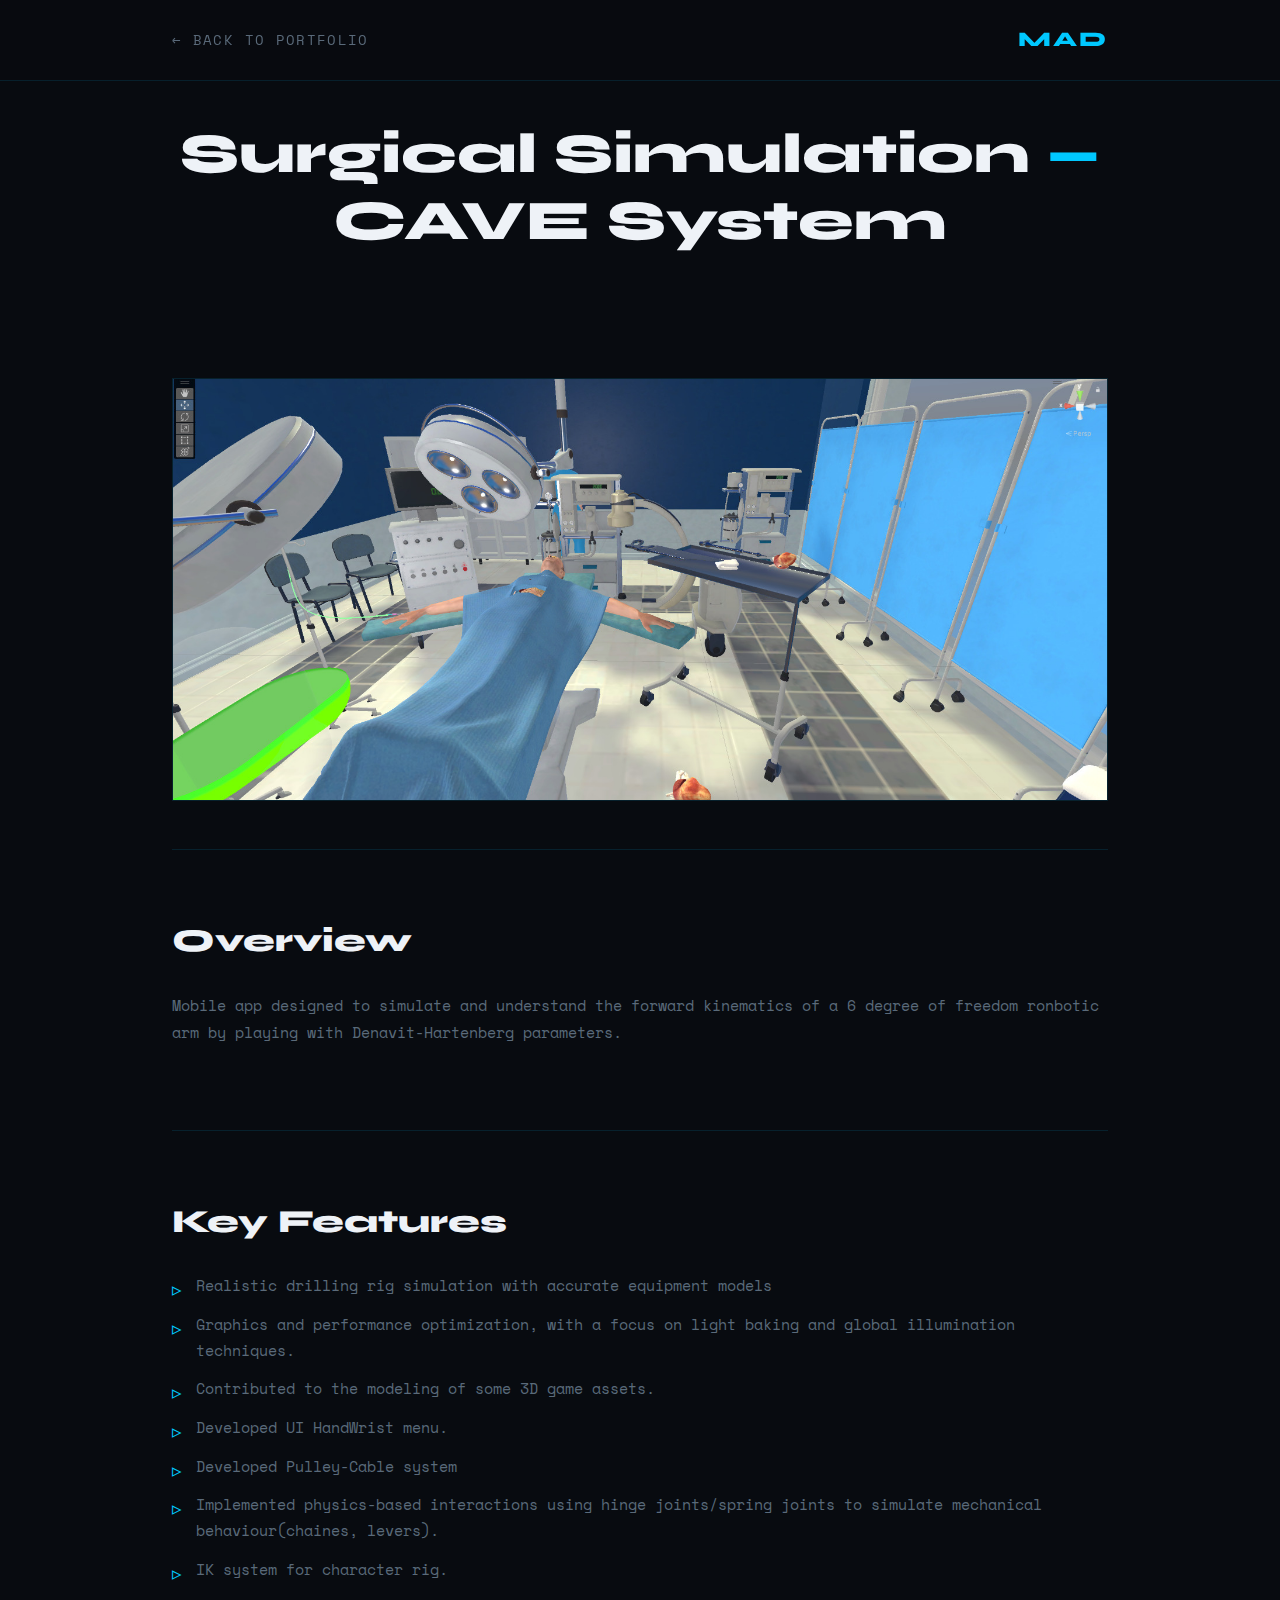
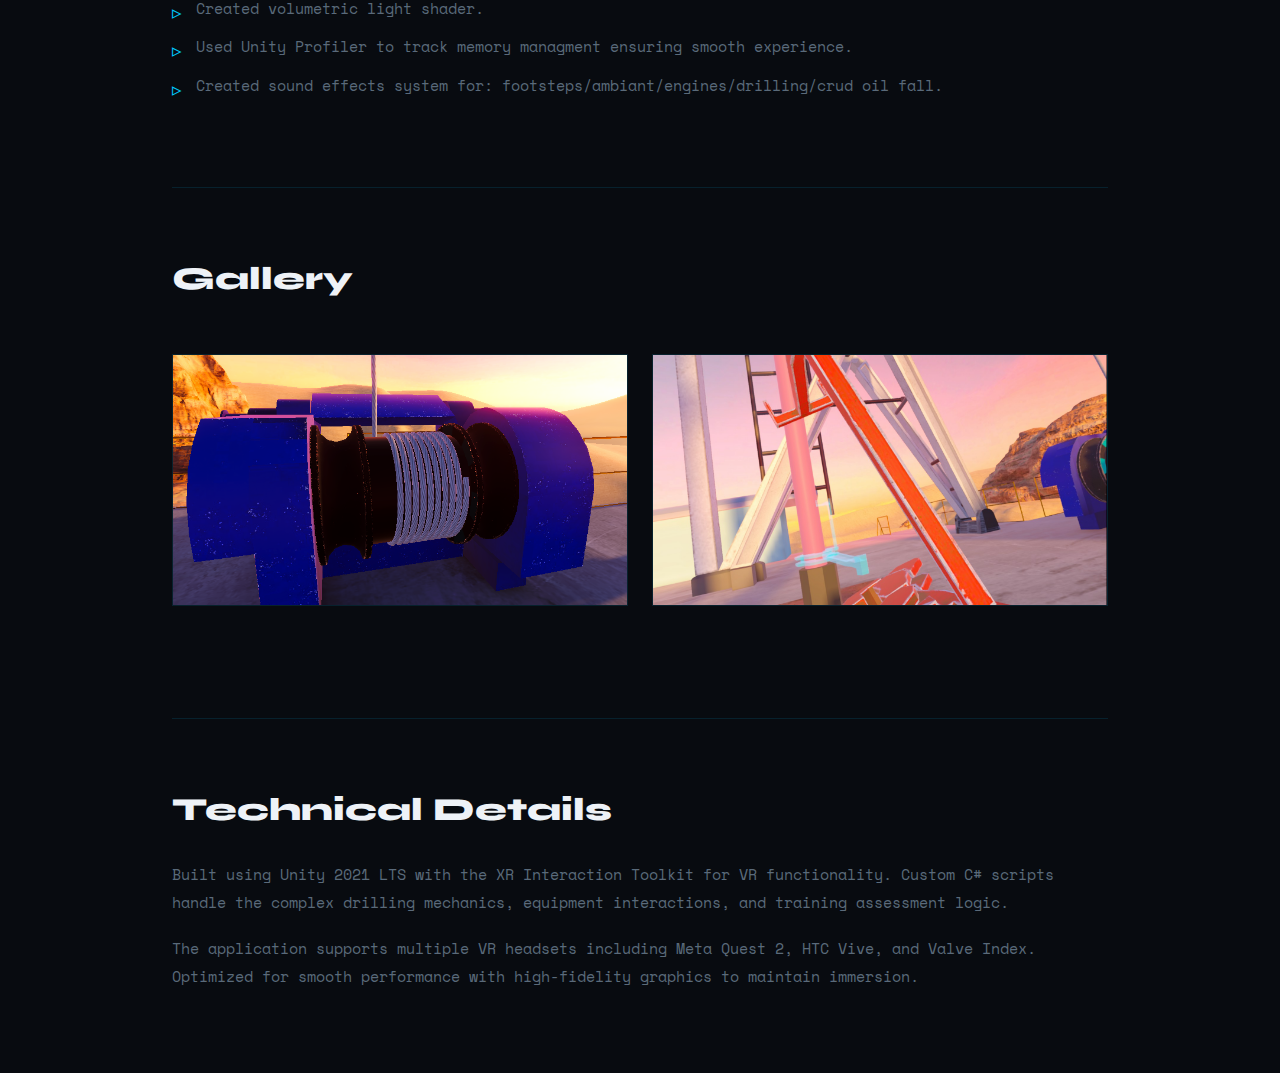
<file: projects/project7.html>
<!DOCTYPE html>
<html lang="en">
<head>
  <meta charset="UTF-8" />
  <meta name="viewport" content="width=device-width, initial-scale=1.0" />
  <title>Surgical Simulation — CAVE System | Mohamed Amin Dhaher</title>
  <link rel="preconnect" href="https://fonts.googleapis.com">
  <link href="https://fonts.googleapis.com/css2?family=Syne:wght@400;700;800&family=Space+Mono:ital,wght@0,400;0,700;1,400&display=swap" rel="stylesheet">
  <style>
    :root {
      --bg:        #080b10;
      --bg2:       #0d1117;
      --border:    rgba(0, 200, 255, 0.12);
      --accent:    #00c8ff;
      --accent2:   #7b2fff;
      --text:      #c9d4e0;
      --text-dim:  #5a6a7a;
      --white:     #eef2f7;
      --font-head: 'Syne', sans-serif;
      --font-mono: 'Space Mono', monospace;
    }
    *, *::before, *::after { box-sizing: border-box; margin: 0; padding: 0; }
    html { scroll-behavior: smooth; }
    body {
      background: var(--bg);
      color: var(--text);
      font-family: var(--font-mono);
      font-size: 15px;
      line-height: 1.7;
      overflow-x: hidden;
      cursor: url("data:image/svg+xml,%3Csvg xmlns='http://www.w3.org/2000/svg' width='12' height='12' viewBox='0 0 12 12'%3E%3Ccircle cx='6' cy='6' r='4' fill='%2300c8ff'/%3E%3C/svg%3E") 6 6, auto !important;
    }
    a, button {
      cursor: url("data:image/svg+xml,%3Csvg xmlns='http://www.w3.org/2000/svg' width='12' height='12' viewBox='0 0 12 12'%3E%3Ccircle cx='6' cy='6' r='4' fill='%2300c8ff'/%3E%3C/svg%3E") 6 6, pointer !important;
    }
    .container { max-width: 1000px; margin: 0 auto; padding: 0 2rem; }
    
    /* NAV */
    nav {
      position: fixed; top: 0; left: 0; right: 0; z-index: 100;
      background: rgba(8,11,16,0.95);
      backdrop-filter: blur(14px);
      border-bottom: 1px solid var(--border);
    }
    .nav-inner {
      max-width: 1000px; margin: 0 auto; padding: 1.4rem 2rem;
      display: flex; justify-content: space-between; align-items: center;
    }
    .back-link {
      color: var(--text-dim);
      text-decoration: none;
      font-size: 0.85rem;
      letter-spacing: 0.1em;
      text-transform: uppercase;
      transition: color 0.2s;
      display: flex;
      align-items: center;
      gap: 0.5rem;
    }
    .back-link:hover { color: var(--accent); }
    .nav-logo { font-family: var(--font-head); font-weight: 800; font-size: 1.3rem; color: var(--accent); letter-spacing: 0.1em; }

    /* PROJECT HEADER */
    .project-header {
      padding: 120px 0 60px;
      text-align: center;
    }
    .project-header h1 {
      font-family: var(--font-head);
      font-size: clamp(2rem, 5vw, 3.5rem);
      font-weight: 800;
      color: var(--white);
      margin-bottom: 1rem;
      line-height: 1.2;
    }
    .accent { color: var(--accent); }

    /* HERO IMAGE */
    .hero-image {
      width: 100%;
      margin: 3rem 0;
      border: 1px solid var(--border);
      overflow: hidden;
    }
    .hero-image img {
      width: 100%;
      height: auto;
      display: block;
    }

    /* CONTENT SECTIONS */
    .content-section {
      padding: 4rem 0;
      border-top: 1px solid var(--border);
    }
    .content-section h2 {
      font-family: var(--font-head);
      font-size: clamp(1.5rem, 3vw, 2rem);
      font-weight: 800;
      color: var(--white);
      margin-bottom: 1.5rem;
    }
    .content-section p {
      color: var(--text-dim);
      margin-bottom: 1.2rem;
      font-size: 0.95rem;
      line-height: 1.8;
    }
    .content-section ul {
      list-style: none;
      margin-bottom: 1.5rem;
    }
    .content-section ul li {
      color: var(--text-dim);
      padding-left: 1.5rem;
      margin-bottom: 0.8rem;
      position: relative;
      font-size: 0.95rem;
    }
    .content-section ul li::before {
      content: '▹';
      position: absolute;
      left: 0;
      color: var(--accent);
      font-size: 1.2rem;
    }

    /* IMAGE GALLERY */
    .gallery {
      display: grid;
      grid-template-columns: repeat(auto-fit, minmax(300px, 1fr));
      gap: 1.5rem;
      margin: 3rem 0;
    }
    .gallery-item {
      border: 1px solid var(--border);
      overflow: hidden;
      transition: border-color 0.3s;
    }
    .gallery-item:hover {
      border-color: var(--accent);
    }
    .gallery-item img {
      width: 100%;
      height: 250px;
      object-fit: cover;
      display: block;
      transition: transform 0.4s;
    }
    .gallery-item:hover img {
      transform: scale(1.05);
    }

    /* RESPONSIVE */
    @media (max-width: 768px) {
      .gallery { grid-template-columns: 1fr; }
    }
  </style>
</head>
<body>

  <nav>
    <div class="nav-inner">
      <a href="../index.html" class="back-link">← Back to Portfolio</a>
      <span class="nav-logo">MAD</span>
    </div>
  </nav>

  <div class="container">
    
    <div class="project-header">
      <h1>Surgical Simulation <span class="accent">—</span> CAVE System</h1>
    </div>

    <div class="hero-image">
      <img src="../images/project7.png" alt="VR Oil & Gas Training">
    </div>

    <div class="content-section">
      <h2>Overview</h2>
      <p> Mobile app designed to simulate and understand the forward kinematics of a 6 degree of freedom ronbotic arm by playing with Denavit-Hartenberg parameters.</p>
    </div>

    <div class="content-section">
      <h2>Key Features</h2>
      <ul>
        <li>Realistic drilling rig simulation with accurate equipment models</li>
        <li>Graphics and performance optimization, with a focus on light baking and global illumination techniques.</li>
        <li>Contributed to the modeling of some 3D game assets.</li>
        <li>Developed UI HandWrist menu.</li>
        <li>Developed Pulley-Cable system</li>
        <li>Implemented physics-based interactions using hinge joints/spring joints to simulate mechanical behaviour(chaines, levers).</li>
        <li>IK system for character rig.</li>
        <li>Created volumetric light shader.</li>
        <li>Used Unity Profiler to track memory managment ensuring smooth experience.</li>
        <li>Created sound effects system for: footsteps/ambiant/engines/drilling/crud oil fall.</li>
      </ul>
    </div>

    <div class="content-section">
      <h2>Gallery</h2>
      <div class="gallery">
        <div class="gallery-item">
          <img src="../images/project1-1.png" alt="Training Scene 1">
        </div>
        <div class="gallery-item">
          <img src="../images/project1-2.png" alt="Training Scene 2">
        </div>
      </div>
    </div>

    <div class="content-section">
      <h2>Technical Details</h2>
      <p>Built using Unity 2021 LTS with the XR Interaction Toolkit for VR functionality. Custom C# scripts handle the complex drilling mechanics, equipment interactions, and training assessment logic.</p>
      <p>The application supports multiple VR headsets including Meta Quest 2, HTC Vive, and Valve Index. Optimized for smooth performance with high-fidelity graphics to maintain immersion.</p>
    </div>

  </div>

</body>
</html>
</file>
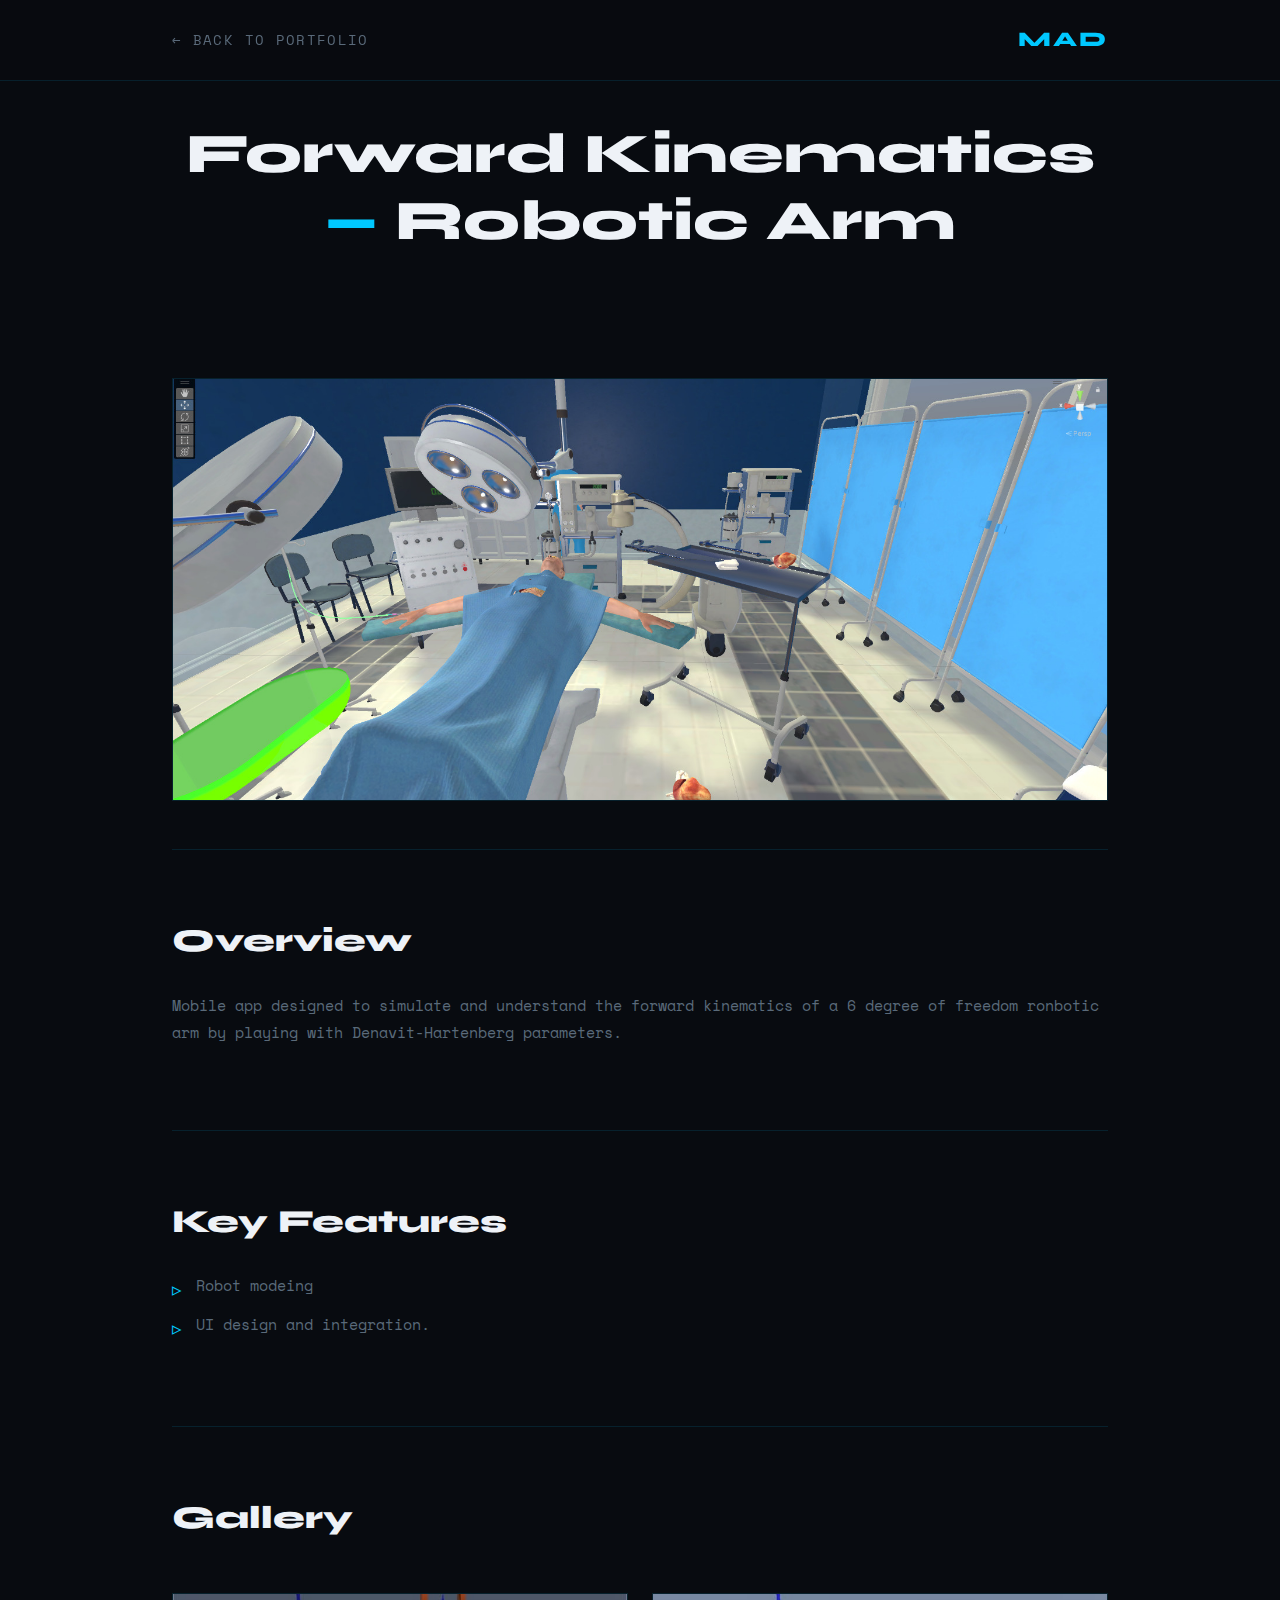
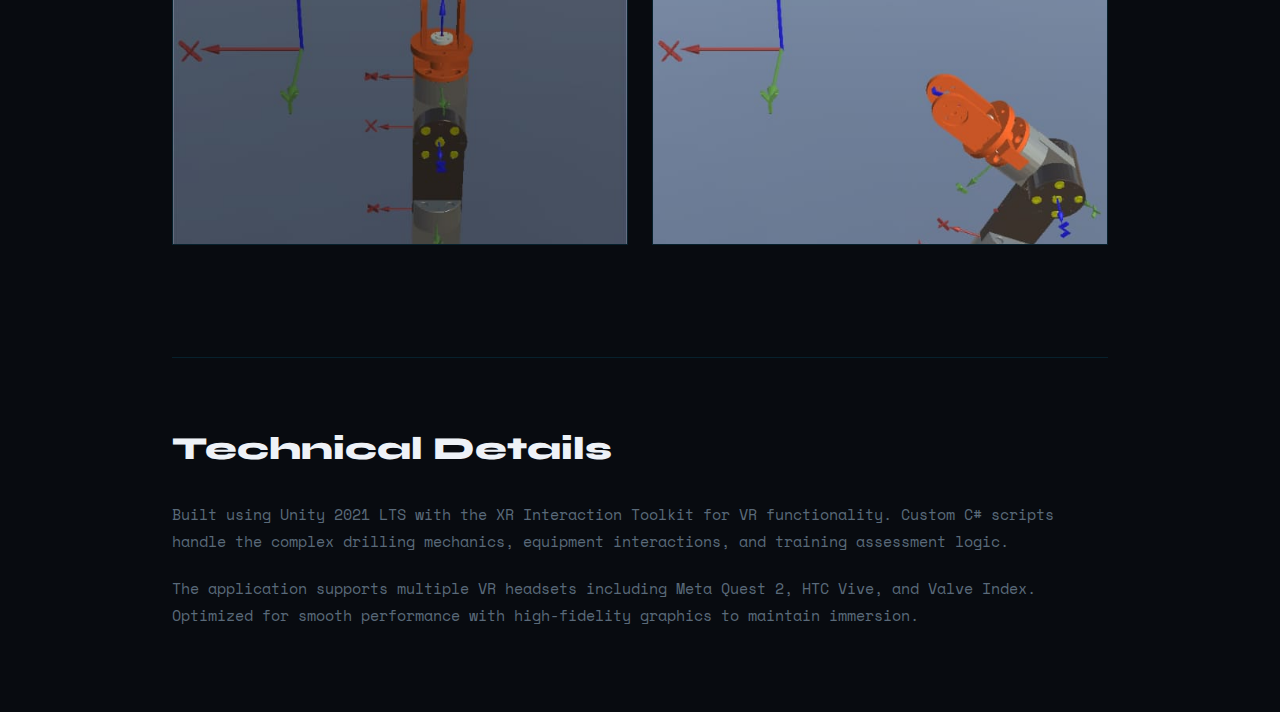
<file: projects/project8.html>
<!DOCTYPE html>
<html lang="en">
<head>
  <meta charset="UTF-8" />
  <meta name="viewport" content="width=device-width, initial-scale=1.0" />
  <title>Forward Kinematics — Robotic Arm | Mohamed Amin Dhaher</title>
  <link rel="preconnect" href="https://fonts.googleapis.com">
  <link href="https://fonts.googleapis.com/css2?family=Syne:wght@400;700;800&family=Space+Mono:ital,wght@0,400;0,700;1,400&display=swap" rel="stylesheet">
  <style>
    :root {
      --bg:        #080b10;
      --bg2:       #0d1117;
      --border:    rgba(0, 200, 255, 0.12);
      --accent:    #00c8ff;
      --accent2:   #7b2fff;
      --text:      #c9d4e0;
      --text-dim:  #5a6a7a;
      --white:     #eef2f7;
      --font-head: 'Syne', sans-serif;
      --font-mono: 'Space Mono', monospace;
    }
    *, *::before, *::after { box-sizing: border-box; margin: 0; padding: 0; }
    html { scroll-behavior: smooth; }
    body {
      background: var(--bg);
      color: var(--text);
      font-family: var(--font-mono);
      font-size: 15px;
      line-height: 1.7;
      overflow-x: hidden;
      cursor: url("data:image/svg+xml,%3Csvg xmlns='http://www.w3.org/2000/svg' width='12' height='12' viewBox='0 0 12 12'%3E%3Ccircle cx='6' cy='6' r='4' fill='%2300c8ff'/%3E%3C/svg%3E") 6 6, auto !important;
    }
    a, button {
      cursor: url("data:image/svg+xml,%3Csvg xmlns='http://www.w3.org/2000/svg' width='12' height='12' viewBox='0 0 12 12'%3E%3Ccircle cx='6' cy='6' r='4' fill='%2300c8ff'/%3E%3C/svg%3E") 6 6, pointer !important;
    }
    .container { max-width: 1000px; margin: 0 auto; padding: 0 2rem; }
    
    /* NAV */
    nav {
      position: fixed; top: 0; left: 0; right: 0; z-index: 100;
      background: rgba(8,11,16,0.95);
      backdrop-filter: blur(14px);
      border-bottom: 1px solid var(--border);
    }
    .nav-inner {
      max-width: 1000px; margin: 0 auto; padding: 1.4rem 2rem;
      display: flex; justify-content: space-between; align-items: center;
    }
    .back-link {
      color: var(--text-dim);
      text-decoration: none;
      font-size: 0.85rem;
      letter-spacing: 0.1em;
      text-transform: uppercase;
      transition: color 0.2s;
      display: flex;
      align-items: center;
      gap: 0.5rem;
    }
    .back-link:hover { color: var(--accent); }
    .nav-logo { font-family: var(--font-head); font-weight: 800; font-size: 1.3rem; color: var(--accent); letter-spacing: 0.1em; }

    /* PROJECT HEADER */
    .project-header {
      padding: 120px 0 60px;
      text-align: center;
    }
    .project-header h1 {
      font-family: var(--font-head);
      font-size: clamp(2rem, 5vw, 3.5rem);
      font-weight: 800;
      color: var(--white);
      margin-bottom: 1rem;
      line-height: 1.2;
    }
    .accent { color: var(--accent); }

    /* HERO IMAGE */
    .hero-image {
      width: 100%;
      margin: 3rem 0;
      border: 1px solid var(--border);
      overflow: hidden;
    }
    .hero-image img {
      width: 100%;
      height: auto;
      display: block;
    }

    /* CONTENT SECTIONS */
    .content-section {
      padding: 4rem 0;
      border-top: 1px solid var(--border);
    }
    .content-section h2 {
      font-family: var(--font-head);
      font-size: clamp(1.5rem, 3vw, 2rem);
      font-weight: 800;
      color: var(--white);
      margin-bottom: 1.5rem;
    }
    .content-section p {
      color: var(--text-dim);
      margin-bottom: 1.2rem;
      font-size: 0.95rem;
      line-height: 1.8;
    }
    .content-section ul {
      list-style: none;
      margin-bottom: 1.5rem;
    }
    .content-section ul li {
      color: var(--text-dim);
      padding-left: 1.5rem;
      margin-bottom: 0.8rem;
      position: relative;
      font-size: 0.95rem;
    }
    .content-section ul li::before {
      content: '▹';
      position: absolute;
      left: 0;
      color: var(--accent);
      font-size: 1.2rem;
    }

    /* IMAGE GALLERY */
    .gallery {
      display: grid;
      grid-template-columns: repeat(auto-fit, minmax(300px, 1fr));
      gap: 1.5rem;
      margin: 3rem 0;
    }
    .gallery-item {
      border: 1px solid var(--border);
      overflow: hidden;
      transition: border-color 0.3s;
    }
    .gallery-item:hover {
      border-color: var(--accent);
    }
    .gallery-item img {
      width: 100%;
      height: 250px;
      object-fit: cover;
      display: block;
      transition: transform 0.4s;
    }
    .gallery-item:hover img {
      transform: scale(1.05);
    }

    /* RESPONSIVE */
    @media (max-width: 768px) {
      .gallery { grid-template-columns: 1fr; }
    }
  </style>
</head>
<body>

  <nav>
    <div class="nav-inner">
      <a href="../index.html" class="back-link">← Back to Portfolio</a>
      <span class="nav-logo">MAD</span>
    </div>
  </nav>

  <div class="container">
    
    <div class="project-header">
      <h1>Forward Kinematics <span class="accent">—</span> Robotic Arm</h1>
    </div>

    <div class="hero-image">
      <img src="../images/project8.png" alt="VR Oil & Gas Training">
    </div>

    <div class="content-section">
      <h2>Overview</h2>
      <p> Mobile app designed to simulate and understand the forward kinematics of a 6 degree of freedom ronbotic arm by playing with Denavit-Hartenberg parameters.</p>
    </div>

    <div class="content-section">
      <h2>Key Features</h2>
      <ul>
        <li>Robot modeing</li>
        <li>UI design and integration.</li>
      </ul>
    </div>

    <div class="content-section">
      <h2>Gallery</h2>
      <div class="gallery">
        <div class="gallery-item">
          <img src="../images/project8-1.png" alt="Training Scene 1">
        </div>
        <div class="gallery-item">
          <img src="../images/project8-2.png" alt="Training Scene 2">
        </div>
      </div>
    </div>

    <div class="content-section">
      <h2>Technical Details</h2>
      <p>Built using Unity 2021 LTS with the XR Interaction Toolkit for VR functionality. Custom C# scripts handle the complex drilling mechanics, equipment interactions, and training assessment logic.</p>
      <p>The application supports multiple VR headsets including Meta Quest 2, HTC Vive, and Valve Index. Optimized for smooth performance with high-fidelity graphics to maintain immersion.</p>
    </div>

  </div>

</body>
</html>
</file>
